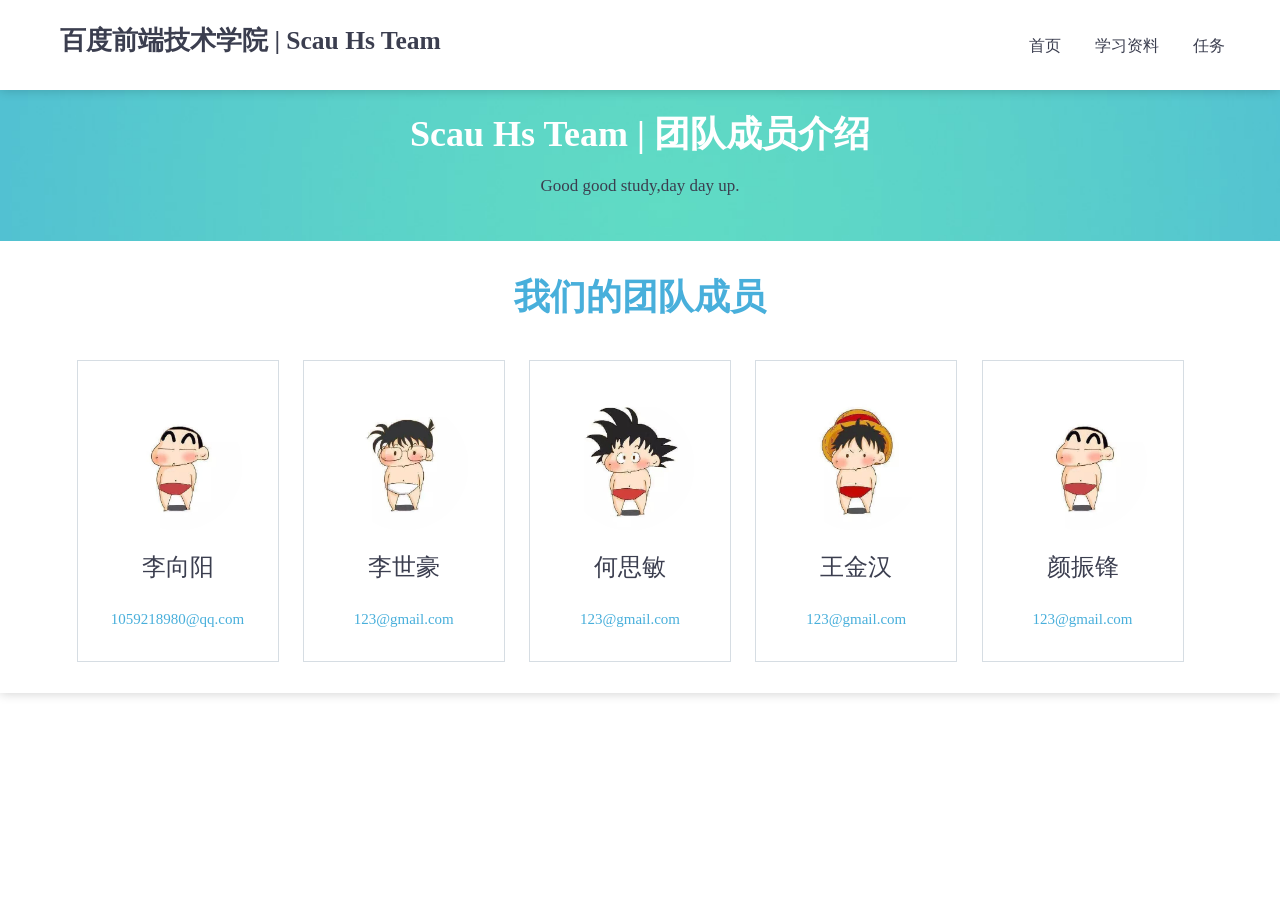
<file: index.html>
<!DOCTYPE html>
<html lang="zh-CN">
  <head>
    <meta charset="UTF-8">
    <title>团队页面 | 百度Scau Hs Team</title>
    <link rel="stylesheet" href="css/index.css">
  </head>

  <body>
    <div class="container box-shadow">
      <header>
        <section class="header-top-container box-shadow">
          <div class="header-top">
            <h1>百度前端技术学院 | Scau Hs Team</h1>
              <nav class="nav">
                <ul>
                  <li><a href="#">首页</a></li>
                  <li><a href="#">学习资料</a></li>
                  <li><a href="#">任务</a></li>
                </ul>
              </nav>
          </div>
        </section>
        <section class="header-bottom">
          <div class="header-bottom-title">
            <h1>Scau Hs Team | 团队成员介绍</h1>
          </div>
          <div class="header-bottom-para">
            <p>Good good study,day day up.</p>
          </div>
          
        </section>
      </header>
      <section>
        <div class="divider"></div>
        <div class="team-wrapper">
          <h2>我们的团队成员</h2>
          <ul class="team-list">
            <li>
              <ul class="team-el">
                <li class="team-el-image"><img src="img/IMG_0536.JPG"></li>
                <li class="team-el-name">李向阳</li>
                <li class="team-el-email"><a href="mailto:1059218980@qq.com">1059218980@qq.com</a></li>
              </ul>
            </li>
            <li>
              <ul class="team-el">
                <li class="team-el-image"><img src="img/IMG_0538.JPG"></li>
                <li class="team-el-name">李世豪</li>
                <li class="team-el-email"><a href="mailto:123@gmail.com">123@gmail.com</a></li>
              </ul>
            </li>
            <li>
              <ul class="team-el">
                <li class="team-el-image"><img src="img/IMG_0539.JPG"></li>
                <li class="team-el-name">何思敏</li>
                <li class="team-el-email"><a href="mailto:123@gmail.com">123@gmail.com</a></li>
              </ul>
            </li>
            <li>
              <ul class="team-el">
                <li class="team-el-image"><img src="img/IMG_0542.JPG"></li>
                <li class="team-el-name">王金汉</li>
                <li class="team-el-email"><a href="mailto:123@gmail.com">123@gmail.com</a></li>
              </ul>
            </li>
            <li>
              <ul class="team-el">
                <li class="team-el-image"><img src="img/IMG_0536.JPG"></li>
                <li class="team-el-name">颜振锋</li>
                <li class="team-el-email"><a href="mailto:123@gmail.com">123@gmail.com</a></li>
              </ul>
            </li>
          </ul>
        </div>
        <div class="divider"></div>
      </section>
    </div>
  </body>
</html>
</file>
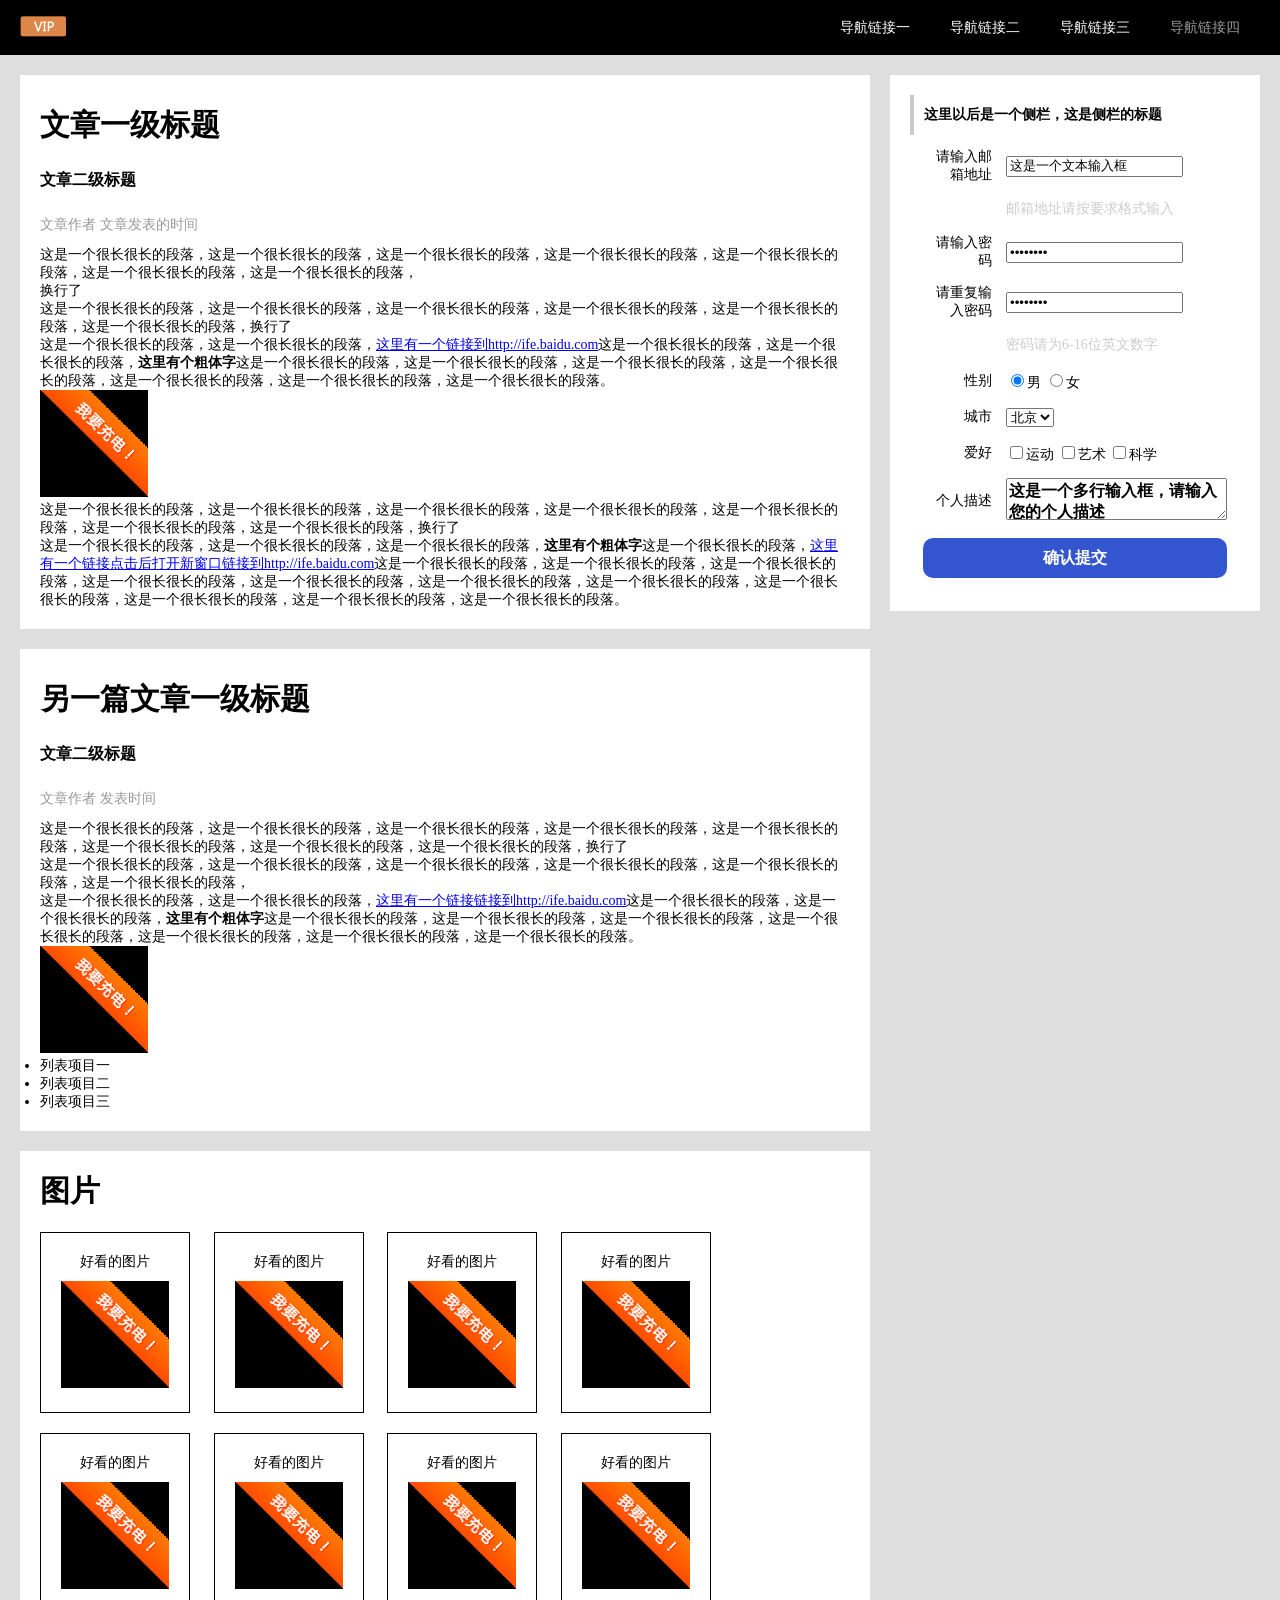
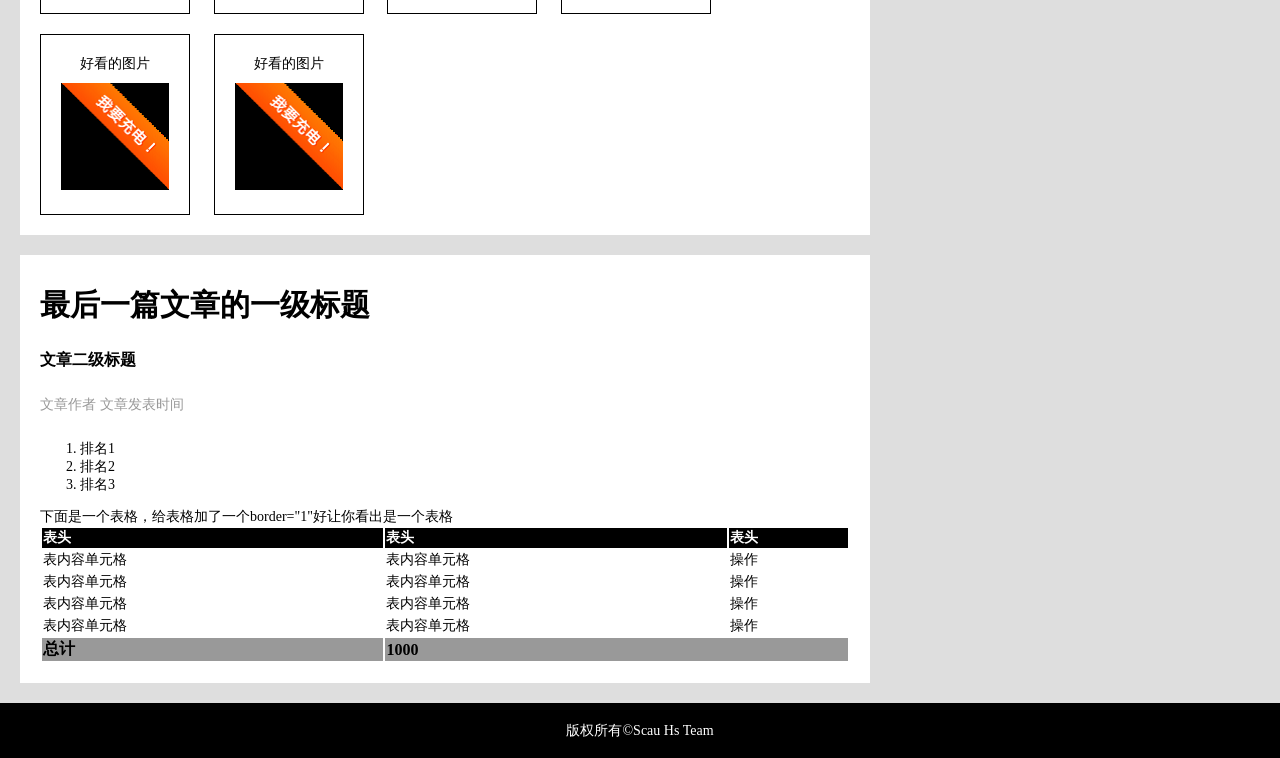
<file: fifth-task.html>
<!doctype html>
<html>
<head>
<meta charset="utf-8">
<title>fifth task</title>
<link rel="stylesheet" type="text/css" href="css/fifth-task.css">
</head>

<body>
	<div class="navBar"	>
		<div class="wp">			
			<h1><img src="img/vip.png" alt="picture"></h1>
			<ul>
				<li><a href="#" class="forthAchor">导航链接四</a></li>
				<li><a href="#">导航链接三</a></li>
				<li><a href="#">导航链接二</a></li>
				<li><a href="#">导航链接一</a></li>				
			</ul>
		</div>
	</div>
	<div class="content">
		<div class="leftContent">	
		
			<div class="firstArticle">	
				<h2>文章一级标题</h2>
				<h3>文章二级标题</h3>
				<address>文章作者 文章发表的时间</address>
				<p>这是一个很长很长的段落，这是一个很长很长的段落，这是一个很长很长的段落，这是一个很长很长的段落，这是一个很长很长的段落，这是一个很长很长的段落，这是一个很长很长的段落，</br>换行了</br>这是一个很长很长的段落，这是一个很长很长的段落，这是一个很长很长的段落，这是一个很长很长的段落，这是一个很长很长的段落，这是一个很长很长的段落，换行了</br>这是一个很长很长的段落，这是一个很长很长的段落，<a href="http://ife.baidu.com">这里有一个链接到http://ife.baidu.com</a>这是一个很长很长的段落，这是一个很长很长的段落，<b>这里有个粗体字</b>这是一个很长很长的段落，这是一个很长很长的段落，这是一个很长很长的段落，这是一个很长很长的段落，这是一个很长很长的段落，这是一个很长很长的段落，这是一个很长很长的段落。</p>
				<img src="img/applyNormal.png" alt="picture">
				<p>这是一个很长很长的段落，这是一个很长很长的段落，这是一个很长很长的段落，这是一个很长很长的段落，这是一个很长很长的段落，这是一个很长很长的段落，这是一个很长很长的段落，换行了</br>这是一个很长很长的段落，这是一个很长很长的段落，这是一个很长很长的段落，<b>这里有个粗体字</b>这是一个很长很长的段落，<a href="http://ife.baidu.com" target="_blank">这里有一个链接点击后打开新窗口链接到http://ife.baidu.com</a>这是一个很长很长的段落，这是一个很长很长的段落，这是一个很长很长的段落，这是一个很长很长的段落，这是一个很长很长的段落，这是一个很长很长的段落，这是一个很长很长的段落，这是一个很长很长的段落，这是一个很长很长的段落，这是一个很长很长的段落，这是一个很长很长的段落。</p>
			</div>
			<div class="secondArticle">
			<h2>另一篇文章一级标题</h2>
			<h3>文章二级标题</h3>
			<address>文章作者 发表时间</address>
			<p>这是一个很长很长的段落，这是一个很长很长的段落，这是一个很长很长的段落，这是一个很长很长的段落，这是一个很长很长的段落，这是一个很长很长的段落，这是一个很长很长的段落，这是一个很长很长的段落，换行了</br>这是一个很长很长的段落，这是一个很长很长的段落，这是一个很长很长的段落，这是一个很长很长的段落，这是一个很长很长的段落，这是一个很长很长的段落，</br>这是一个很长很长的段落，这是一个很长很长的段落，<a href="http://ife.baidu.com">这里有一个链接链接到http://ife.baidu.com</a>这是一个很长很长的段落，这是一个很长很长的段落，<b>这里有个粗体字</b>这是一个很长很长的段落，这是一个很长很长的段落，这是一个很长很长的段落，这是一个很长很长的段落，这是一个很长很长的段落，这是一个很长很长的段落，这是一个很长很长的段落。</p>
			<img src="img/applyNormal.png" alt="picture">
			<ul>
				<li>列表项目一</li>
				<li>列表项目二</li>
				<li>列表项目三</li>
			</ul>
			</div>
			<div class="pictureArea">
				<dl>
				<dt><b>图片</b></dt>
					<dd><p>好看的图片</p><img src="img/applyNormal.png" alt="picture"></dd>
					<dd><p>好看的图片</p><img src="img/applyNormal.png" alt="picture"></dd>
					<dd><p>好看的图片</p><img src="img/applyNormal.png" alt="picture"></dd>
					<dd><p>好看的图片</p><img src="img/applyNormal.png" alt="picture"></dd>
					<dd><p>好看的图片</p><img src="img/applyNormal.png" alt="picture"></dd>
					<dd><p>好看的图片</p><img src="img/applyNormal.png" alt="picture"></dd>
					<dd><p>好看的图片</p><img src="img/applyNormal.png" alt="picture"></dd>
					<dd><p>好看的图片</p><img src="img/applyNormal.png" alt="picture"></dd>
					<dd><p>好看的图片</p><img src="img/applyNormal.png" alt="picture"></dd>
					<dd><p>好看的图片</p><img src="img/applyNormal.png" alt="picture"></dd>
				</dl>
			</div>
			<div class="endArticle">
				<h2>最后一篇文章的一级标题</h2>
				<h3>文章二级标题</h3>
				<address>文章作者 文章发表时间</address>
				<ol type="1">
					<li>排名1</li>
					<li>排名2</li>
					<li>排名3</li>
				</ol>
				<p>下面是一个表格，给表格加了一个border="1"好让你看出是一个表格</p>
					<table>
						<tr>
							<th>表头</th>
							<th>表头</th>
							<th>表头</th>
						</tr>
						<tr>
							<td>表内容单元格</td>
							<td>表内容单元格</td>
							<td>操作</td>
						</tr>
						<tr>
							<td>表内容单元格</td>
							<td>表内容单元格</td>
							<td>操作</td>
						</tr>
						<tr>
							<td>表内容单元格</td>
							<td>表内容单元格</td>
							<td>操作</td>
						</tr>
						<tr>
							<td>表内容单元格</td>
							<td>表内容单元格</td>
							<td>操作</td>
						</tr>
						<tr class="endTr">
							<td>总计</td>
							<td colspan="2">1000</td>
						</tr>
					</table>
				</div>
		</div>
		<div class="rightContent">			
				<h4>这里以后是一个侧栏，这是侧栏的标题</h4>
				<form action="#" method="get">
						<table class="wrap" cellspacing="12px" border="0">
							<tr>
								<td class="tableRight">请输入邮箱地址</td>
								<td><input type="text" name="text" value="这是一个文本输入框"></td>
							</tr>
							<tr>
								<td></td>
								<td><span>邮箱地址请按要求格式输入</span></td>
							</tr>
							<tr>
								<td class="tableRight">请输入密码</td>
								<td><input type="password" name="password" value="12345678"></td>
							</tr>
							<tr>
								<td class="tableRight">请重复输入密码</td>
								<td><input type="password" name="password" value="12345678"></td>
							</tr>
							<tr>
								<td></td>
								<td><span>密码请为6-16位英文数字</span></td>
							</tr>
							<tr>
								<td class="tableRight">性别</td>
								<td>
									<input type="radio" checked="checked" name="sex" value="male">男
									<input type="radio" name="sex" value="female">女
								</td>
							</tr>
							<tr>
								<td class="tableRight">城市</td>
								<td>
									<select name="city">
										<option value="beijing">北京</option>
										<option value="shanghai">上海</option>
										<option value="guangzhou">广州</option>
										<option value="hongkong">香港</option>
									</select>
								</td>
							</tr>
							<tr>
								<td class="tableRight">爱好</td>
								<td>
									<input type="checkbox" name="hobby" value="sport">运动
									<input type="checkbox" name="hobby" value="art">艺术
									<input type="checkbox" name="hobby" value="science">科学
								</td>
							</tr>
							<tr>
								<td class="tableRight">个人描述</td>
								<td>
									<textarea>这是一个多行输入框，请输入您的个人描述</textarea>
								</td>
							</tr>
							<tr>
								<td colspan="2"><button type="submit">确认提交</button></td>
							</tr>		
						</table>
					</form>
		</div>
		<div class="cl"></div>
	</div>
	
	<div class="footer">
		<p>版权所有©Scau Hs Team</p>
	</div>
	
	
	
	
	


</body>
</html>
</file>
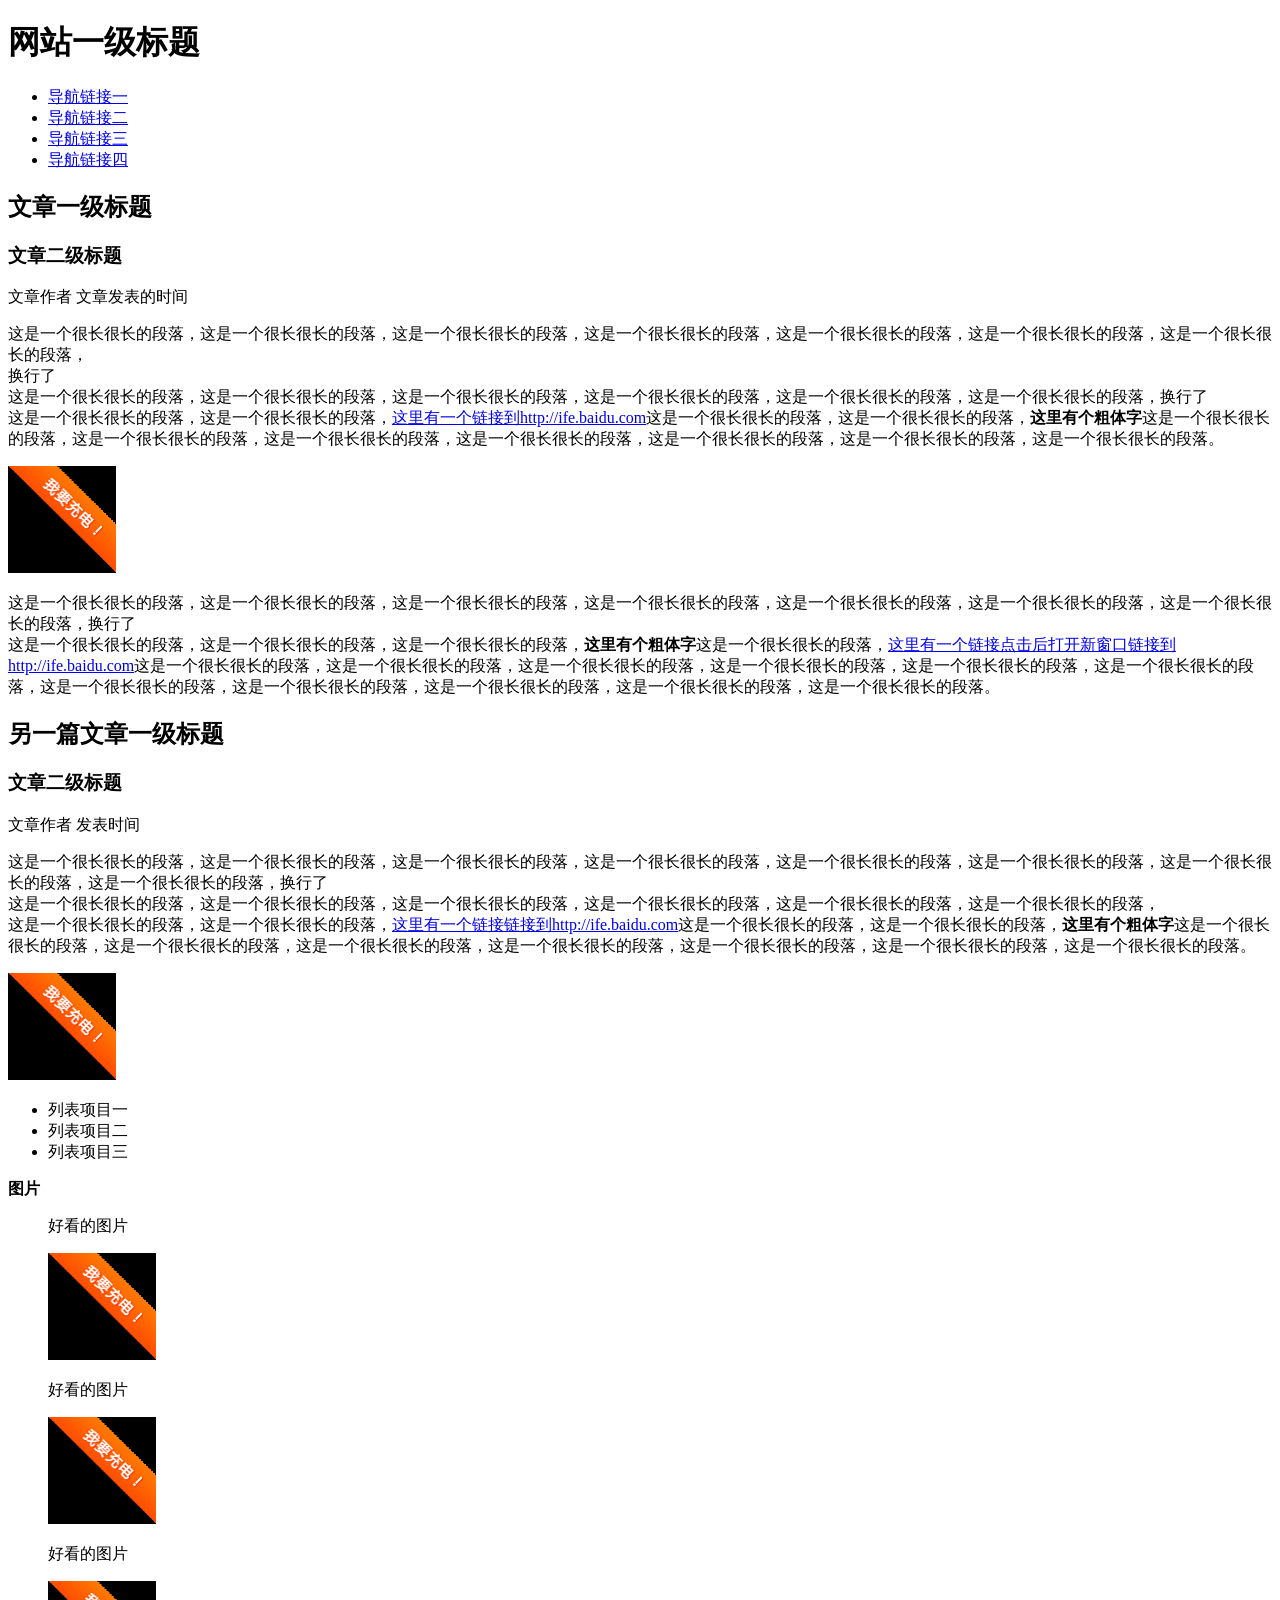
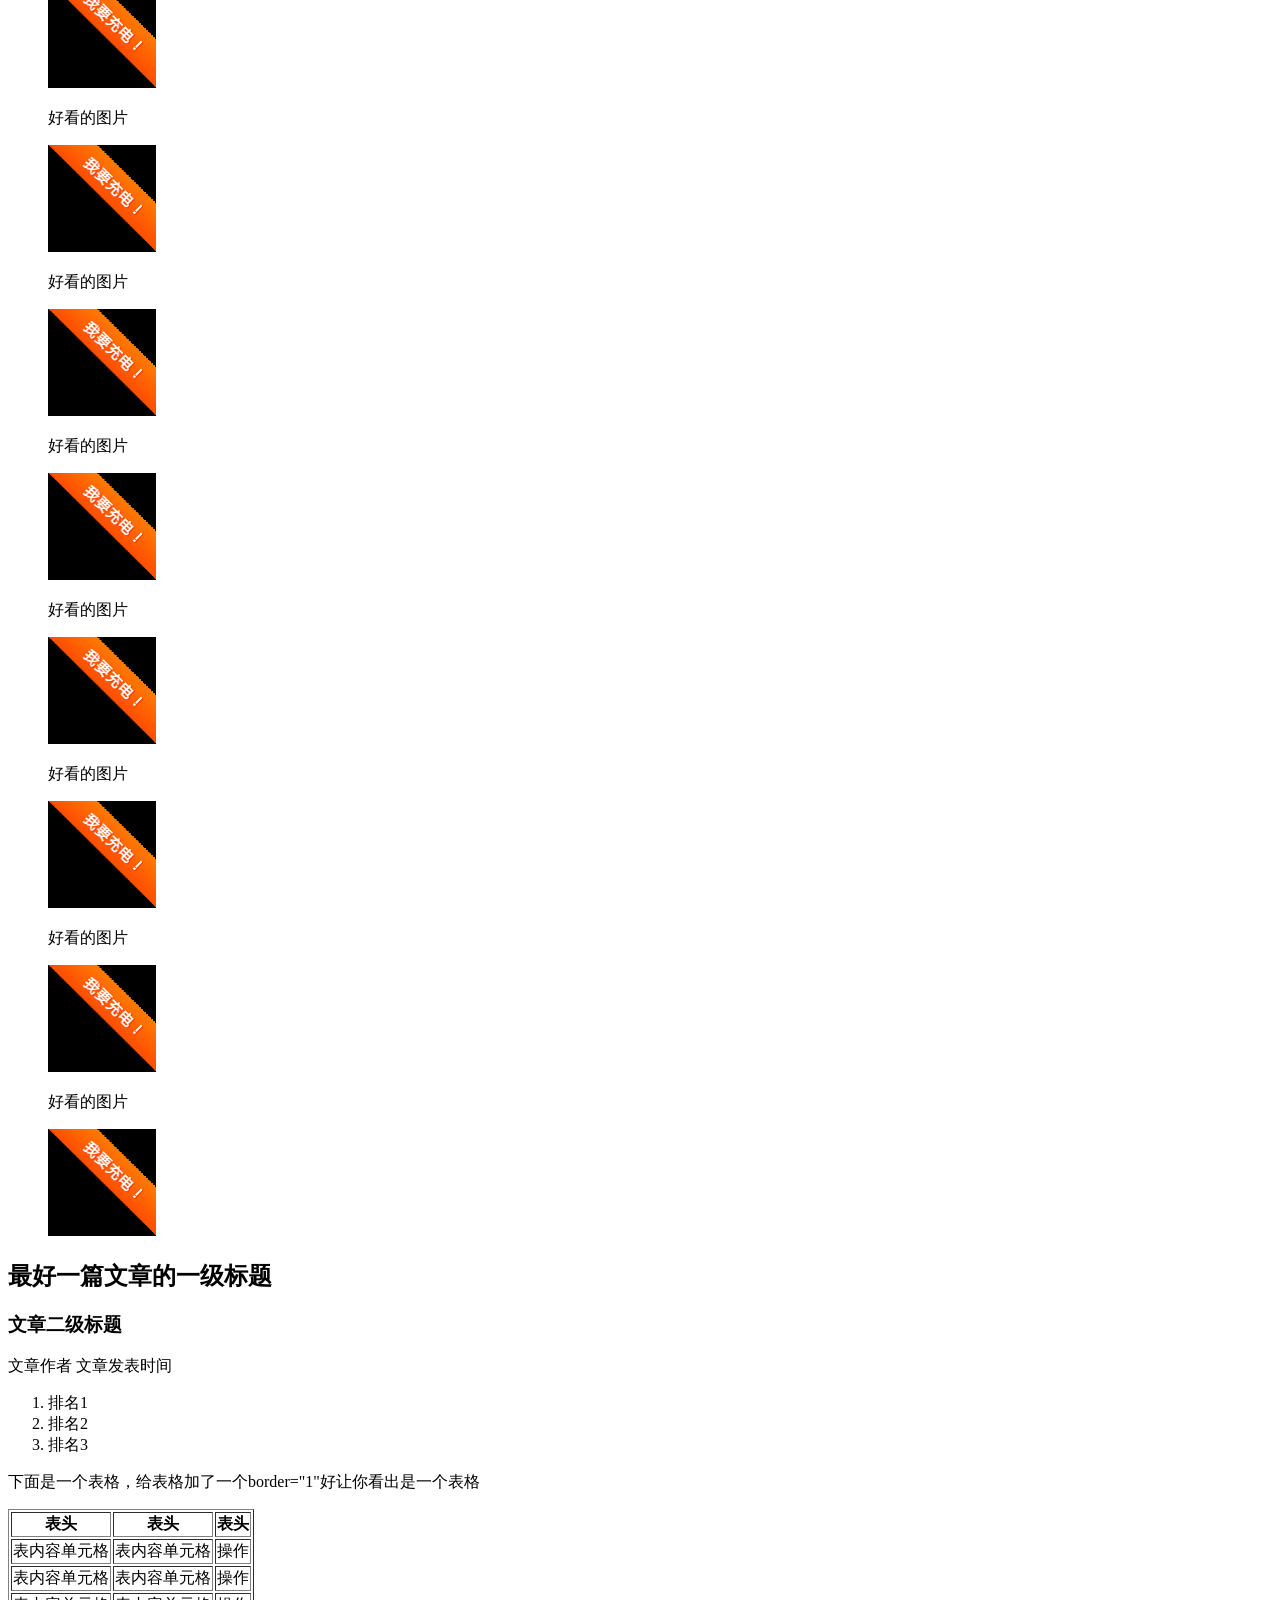
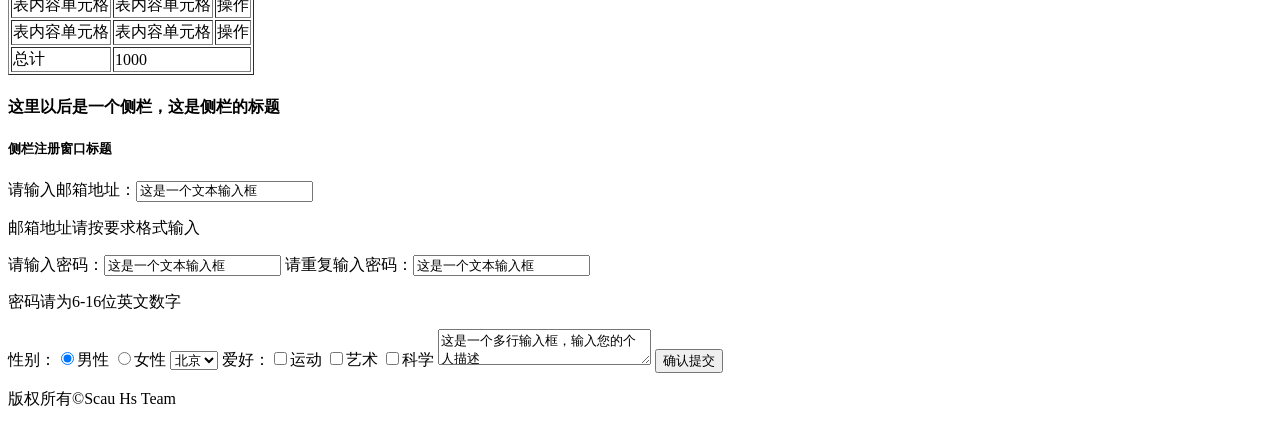
<file: first task.html>
<!doctype html>
<html>
<head>
<meta charset="utf-8">
<title>first task</title>
</head>

<body>
	<h1>网站一级标题</h1>
	<ul>
		<li><a href="#">导航链接一</a></li>
		<li><a href="#">导航链接二</a></li>
		<li><a href="#">导航链接三</a></li>
		<li><a href="#">导航链接四</a></li>
	</ul>
	<h2>文章一级标题</h2>
	<h3>文章二级标题</h3>
	<p>文章作者 文章发表的时间</p>
	<p>这是一个很长很长的段落，这是一个很长很长的段落，这是一个很长很长的段落，这是一个很长很长的段落，这是一个很长很长的段落，这是一个很长很长的段落，这是一个很长很长的段落，</br>换行了</br>这是一个很长很长的段落，这是一个很长很长的段落，这是一个很长很长的段落，这是一个很长很长的段落，这是一个很长很长的段落，这是一个很长很长的段落，换行了</br>这是一个很长很长的段落，这是一个很长很长的段落，<a href="http://ife.baidu.com">这里有一个链接到http://ife.baidu.com</a>这是一个很长很长的段落，这是一个很长很长的段落，<b>这里有个粗体字</b>这是一个很长很长的段落，这是一个很长很长的段落，这是一个很长很长的段落，这是一个很长很长的段落，这是一个很长很长的段落，这是一个很长很长的段落，这是一个很长很长的段落。</p>
	<img src="img/applyNormal.png" alt="picture">
	<p>这是一个很长很长的段落，这是一个很长很长的段落，这是一个很长很长的段落，这是一个很长很长的段落，这是一个很长很长的段落，这是一个很长很长的段落，这是一个很长很长的段落，换行了</br>这是一个很长很长的段落，这是一个很长很长的段落，这是一个很长很长的段落，<b>这里有个粗体字</b>这是一个很长很长的段落，<a href="http://ife.baidu.com" target="_blank">这里有一个链接点击后打开新窗口链接到http://ife.baidu.com</a>这是一个很长很长的段落，这是一个很长很长的段落，这是一个很长很长的段落，这是一个很长很长的段落，这是一个很长很长的段落，这是一个很长很长的段落，这是一个很长很长的段落，这是一个很长很长的段落，这是一个很长很长的段落，这是一个很长很长的段落，这是一个很长很长的段落。</p>
	<h2>另一篇文章一级标题</h2>
	<h3>文章二级标题</h3>
	<p>文章作者 发表时间</p>
	<p>这是一个很长很长的段落，这是一个很长很长的段落，这是一个很长很长的段落，这是一个很长很长的段落，这是一个很长很长的段落，这是一个很长很长的段落，这是一个很长很长的段落，这是一个很长很长的段落，换行了</br>这是一个很长很长的段落，这是一个很长很长的段落，这是一个很长很长的段落，这是一个很长很长的段落，这是一个很长很长的段落，这是一个很长很长的段落，</br>这是一个很长很长的段落，这是一个很长很长的段落，<a href="http://ife.baidu.com">这里有一个链接链接到http://ife.baidu.com</a>这是一个很长很长的段落，这是一个很长很长的段落，<b>这里有个粗体字</b>这是一个很长很长的段落，这是一个很长很长的段落，这是一个很长很长的段落，这是一个很长很长的段落，这是一个很长很长的段落，这是一个很长很长的段落，这是一个很长很长的段落。</p>
	<img src="img/applyNormal.png"alt="picture">
	<ul>
		<li>列表项目一</li>
		<li>列表项目二</li>
		<li>列表项目三</li>
	</ul>
	<dl>
		<dt><b>图片</b></dt>
			<dd><p>好看的图片</p><img src="img/applyNormal.png" alt="picture"></dd>
			<dd><p>好看的图片</p><img src="img/applyNormal.png" alt="picture"></dd>
			<dd><p>好看的图片</p><img src="img/applyNormal.png" alt="picture"></dd>
			<dd><p>好看的图片</p><img src="img/applyNormal.png" alt="picture"></dd>
			<dd><p>好看的图片</p><img src="img/applyNormal.png" alt="picture"></dd>
			<dd><p>好看的图片</p><img src="img/applyNormal.png" alt="picture"></dd>
			<dd><p>好看的图片</p><img src="img/applyNormal.png" alt="picture"></dd>
			<dd><p>好看的图片</p><img src="img/applyNormal.png" alt="picture"></dd>
			<dd><p>好看的图片</p><img src="img/applyNormal.png" alt="picture"></dd>
			<dd><p>好看的图片</p><img src="img/applyNormal.png" alt="picture"></dd>
	</dl>
	<h2>最好一篇文章的一级标题</h2>
	<h3>文章二级标题</h3>
	<p>文章作者 文章发表时间</p>
	<ol type="1">
		<li>排名1</li>
		<li>排名2</li>
		<li>排名3</li>
	</ol>
	<p>下面是一个表格，给表格加了一个border="1"好让你看出是一个表格</p>
		<table border="1">
			<th>表头</th>
			<th>表头</th>
			<th>表头</th>
			<tr>
				<td>表内容单元格</td>
				<td>表内容单元格</td>
				<td>操作</td>
			</tr>
			<tr>
				<td>表内容单元格</td>
				<td>表内容单元格</td>
				<td>操作</td>
			</tr>
			<tr>
				<td>表内容单元格</td>
				<td>表内容单元格</td>
				<td>操作</td>
			</tr>
			<tr>
				<td>表内容单元格</td>
				<td>表内容单元格</td>
				<td>操作</td>
			</tr>
			<tr>
				<td>总计</td>
				<td colspan="2">1000</td>
			</tr>
		</table>
		<h4>这里以后是一个侧栏，这是侧栏的标题</h4>
		<h5>侧栏注册窗口标题</h5>
		<form action="#" method="get">
			请输入邮箱地址：<input type="text" name="email" value="这是一个文本输入框">
			<p>邮箱地址请按要求格式输入</p>
			请输入密码：<input type="text" name="password" value="这是一个文本输入框">
			请重复输入密码：<input type="text" name="password" value="这是一个文本输入框">
			<p>密码请为6-16位英文数字</p>
		</form>
		<form>
			性别：<input type="radio" checked="checked" name="sex" value="male">男性
				<input type="radio" name="sex" value="female">女性
			<select>
				<option value="BeiJing">北京</option>
				<option value="BeiJing">上海</option>
				<option value="BeiJing">广州</option>
				<option value="BeiJing">香港</option>
			</select>
			爱好：<input type="checkbox" name="hobby" value="sport">运动
				<input type="checkbox" name="hobby" value="art">艺术
				<input type="checkbox" name="hobby" value="science">科学
			<textarea rows="2" cols="24">这是一个多行输入框，输入您的个人描述</textarea>
			<input type="submit" value="确认提交">
		</form>
		<p>版权所有©Scau Hs Team</p>

	
	
	
	
	


</body>
</html>
</file>
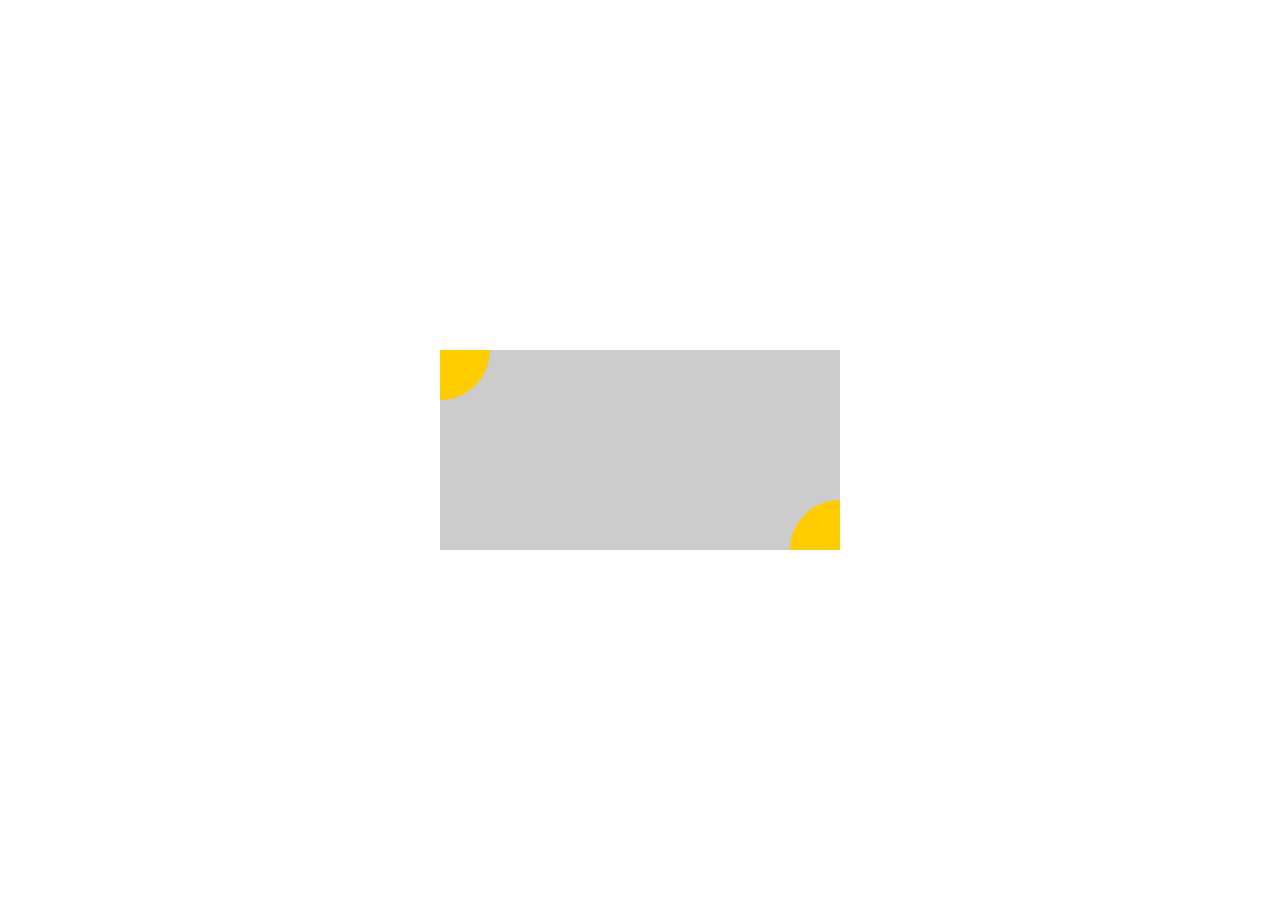
<file: forth-task.html>
<!doctype html>
<html>
<head>
<meta charset="utf-8">
<title>forth-task</title>
<link rel="stylesheet" type="text/css" href="css/forth-task.css"/>


</head>

<body>
	<div class="content wp">
		<div class="sideOne"></div>
		<div class="sideTwo"></div>
	</div>
</body>
</html>
</file>
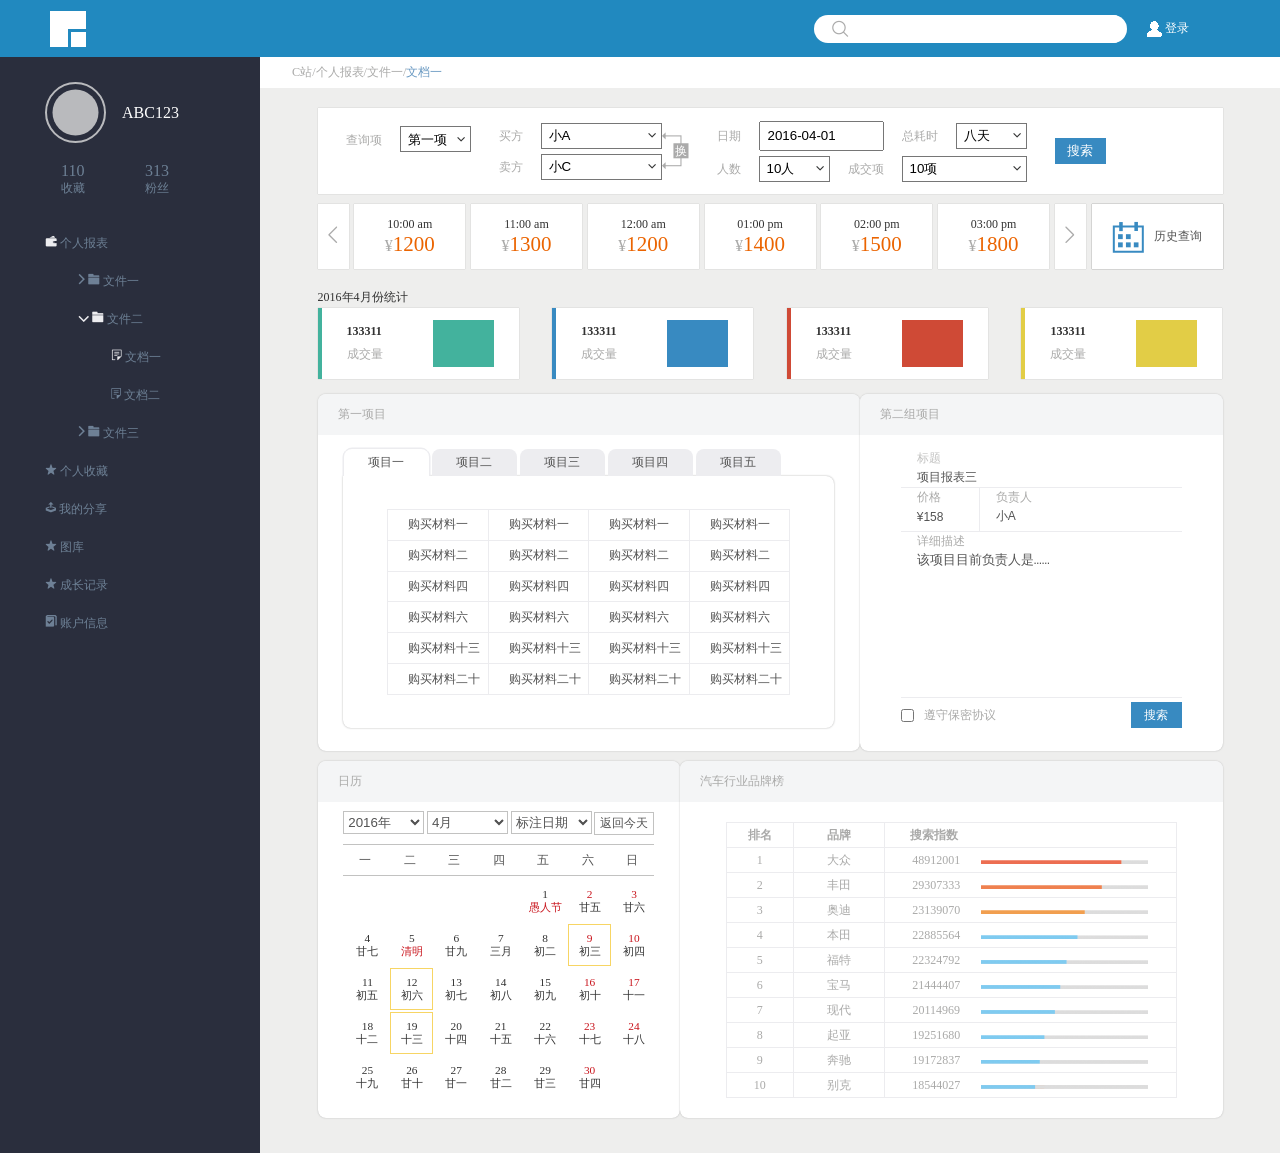
<file: ninth-task.html>
<!doctype html>
<html>
<head>
<meta charset="utf-8">
<title>ninth-task</title>
<link href="css/ninth-task.css" rel="stylesheet" type="text/css"/>
</head>

<body>
	<div class="header">
		<div class="logo">
			<a href="">
				<div class="logoB">
					<div class="logoS"></div>
				</div>
			</a>
		</div>
		<div class="headerRight">
			<div class="searchBox">
				<img src="img/ninth-task/searchIcon.png">
				<input type="text">
			</div>
			<div class="login">
				<img src="img/ninth-task/logoinIcon.gif" alt="login">
				<a href="">登录</a>
			</div>
		</div>
	</div>
	<div class="container">
			<div class="sideBar">
			<div class="sideBarCon hp">
				<div class="userLogo wp">
					<div class="userLogoB">
						<div class="userLogoS"></div>
					</div>
					<p>ABC123</p>
				</div>
				<div class="peopleNum wp">
					<div class="collectionNum">
						<p>110</p>
						<p>收藏</p>
					</div>
					<div class="fansNum">
						<p>313</p>
						<p>粉丝</p>
					</div>
				</div>
			</div>
			<div class="fileList">
				<ul>
					<li>
						<img src="img/ninth-task/icon1.png">
						<a href=""><span>个人报表</span></a>
						<ul>
							<li>
								<img src="img/ninth-task/icon2.png">
								<img src="img/ninth-task/icon4.png">
								<a href="">文件一</a>
							</li>
							<li>
								<a href=""><img src="img/ninth-task/icon3.png"></a>
								<img src="img/ninth-task/icon7.png">
								<a href=""><span>文件二</span></a>
								<ul>
									<li>
										<img src="img/ninth-task/icon8.png">
										<a href=""><span>文档一</span></a>
									</li>
									<li>
										<img src="img/ninth-task/icon9.png">
										<a href="">文档二</a>
									</li>
								</ul>
							</li>
							<li>	
								<img src="img/ninth-task/icon2.png">
								<img src="img/ninth-task/icon4.png">
								<a href="">文件三</a>
							</li>
						</ul>
					</li>
					<li>
						<img src="img/ninth-task/Icon5.png">
						<a href="">个人收藏</a>
					</li>
					<li>
						<img src="img/ninth-task/icon6.png">
						<a href="">我的分享</a>
					</li>
					<li>
						<img src="img/ninth-task/Icon5.png">
						<a href="">图库</a>
					</li>
					<li>
						<img src="img/ninth-task/Icon5.png">
						<a href="">成长记录</a>
					</li>
					<li>
						<img src="img/ninth-task/icon10.png">
						<a href="">账户信息</a>
					</li>
				</ul>
			</div>
		</div>
		<div class="containerChild">
			<div class="containerBar">
				<p>C站/个人报表/文件一/<span>文档一</span></p>
			</div>
			<div class="mainContainer">		
				<div class="content">
				
				
					<div class="searchBar">
						<div class="searchBar1">
							<span>查询项</span>
							<select>
								<option>第一项</option>
								<option>第二项</option>
								<option>第三项</option>
							</select>
						</div>
						<div class="searchBar2">
							<div class="searchBar2Top">
								<span>买方</span>
								<select>
									<option>小A</option>
									<option>小B</option>
									<option>小C</option>
								</select>
							</div>
							<div class="searchBar2Bot">
								<span>卖方</span>
								<select>
									<option>小C</option>
									<option>小B</option>
									<option>小A</option>
								</select>
							</div>
						</div>
						<div class="changeIcon">
							<span>换</span>
						</div>
						<div class="searchBar3">
							<div class="searchBar3Top">
								<span>日期</span>
								<input type="text" value="2016-04-01">
								<span>总耗时</span>
								<select>
									<option>八天</option>
									<option>七天</option>
									<option>六天</option>
								</select>
							</div>
							<div class="searchBar3Bot">
								<span>人数</span>
								<select>
									<option>10人</option>
									<option>9人</option>
									<option>8人</option>
								</select>
								<span>成交项</span>
								<select>
									<option>10项</option>
									<option>9项</option>
									<option>8项</option>
								</select>
							</div>
						</div>
						<button type="button">搜索</button>
					</div>
					
					
					<div class="hisSearch">
						<ul>
							<li>
								<a href=""><img src="img/ninth-task/lastItem.png"></a>
							</li>
							<li>
								<p>10:00 am</p>
								<p>¥<span>1200</span></p>
							</li>
							<li>
								<p>11:00 am</p>
								<p>¥<span>1300</span></p>
							</li>
							<li>
								<p>12:00 am</p>
								<p>¥<span>1200</span></p>
							</li>
							<li>
								<p>01:00 pm</p>
								<p>¥<span>1400</span></p>
							</li>
							<li>
								<p>02:00 pm</p>
								<p>¥<span>1500</span></p>
							</li>
							<li>
								<p>03:00 pm</p>
								<p>¥<span>1800</span></p>
							</li>
							<li>
								<a href=""><img src="img/ninth-task/nextItem.png"></a>
							</li>
							<li>
								<img src="img/ninth-task/calenderIcon.png">
								<span>历史查询</span>
							</li>
						</ul>
					</div>
					
					
					<div class="monScore">
						<h4>2016年4月份统计</h4>
						<ul>
							<li>
								<div>
									<p>133311</p>
									<p>成交量</p>
								</div>
								<div class="monScore1Col"></div>
							</li>
							<li>
								<div>
									<p>133311</p>
									<p>成交量</p>
								</div>
								<div class="monScore1Co2"></div>
							</li>
							<li>
								<div>
									<p>133311</p>
									<p>成交量</p>
								</div>
								<div class="monScore1Co3"></div>
							</li>
							<li>
								<div>
									<p>133311</p>
									<p>成交量</p>
								</div>
								<div class="monScore1Co4"></div>
							</li>
						</ul>
					</div>
					
					<div class="item">
						<div class="firstItem">
							<h4>第一项目</h4>
							<div class="firstItemCon">
								<ul>
									<li>项目一</li>
									<li>项目二</li>
									<li>项目三</li>
									<li>项目四</li>
									<li>项目五</li>
								</ul>
								<div class="firstItemConT">
									<table cellpadding="0" cellspacing="0">
										<tr>
											<td>购买材料一</td>
											<td>购买材料一</td>
											<td>购买材料一</td>
											<td>购买材料一</td>
										</tr>
										<tr>
											<td>购买材料二</td>
											<td>购买材料二</td>
											<td>购买材料二</td>
											<td>购买材料二</td>
										</tr>
										<tr>
											<td>购买材料四</td>
											<td>购买材料四</td>
											<td>购买材料四</td>
											<td>购买材料四</td>
										</tr>
										<tr>
											<td>购买材料六</td>
											<td>购买材料六</td>
											<td>购买材料六</td>
											<td>购买材料六</td>
										</tr>
										<tr>
											<td>购买材料十三</td>
											<td>购买材料十三</td>
											<td>购买材料十三</td>
											<td>购买材料十三</td>
										</tr>
										<tr>
											<td>购买材料二十</td>
											<td>购买材料二十</td>
											<td>购买材料二十</td>
											<td>购买材料二十</td>
										</tr>
									</table>
								</div>
							</div>
						</div>
						
						<div class="secondItem">
							<h4>第二组项目</h4>
							<div class="secondItemCon">
								<div class="secondItemConT">
									<div class="secondItem1">
										<p>标题</p>
										<input type="text" value="项目报表三">
									</div>
									<div class="secondItem2">
										<div class="secondItem2L">
											<p>价格</p>
											<input type="text" value="¥158">
										</div>
										<div class="secondItem2R">
											<p>负责人</p>
											<input type="text" value="小A">
										</div>
									</div>
									<div class="secondItem3">
										<p>详细描述</p>
										<textarea>该项目目前负责人是……</textarea>				
									</div>
									<div class="secondItem4">
										<div class="secondItem4L">
											<input type="checkbox" name="agree" value="agree"><span>遵守保密协议</span>
										</div>
										<div class="secondItem4R">
											<button type="button">搜索</button>
										</div>
									</div>
								</div>
							</div>
						</div>
					</div>
					
					<div class="calAndCar">
						<div class="calendar">
							<h4>日历</h4>
							<div class="calendarCon">
								<div class="calendarConT">
									<ul>
										<li>
											<select>
												<option>2016年</option>
												<option>2015年</option>
												<option>2014年</option>
											</select>
										</li>
										<li>
											<select>
												<option>4月</option>
												<option>3月</option>
												<option>2月</option>
											</select>
										</li>
										<li>
											<select>
												<option>标注日期</option>
												<option>1号</option>
												<option>2号</option>
											</select>
										</li>
										<li>
											<button type="button">返回今天</button>
										</li>
									</ul>
									<ul>
										<li>一</li>
										<li>二</li>
										<li>三</li>
										<li>四</li>
										<li>五</li>
										<li>六</li>
										<li>日</li>
									</ul>
									<table>
										<tr>
											<td></td>
											<td></td>
											<td></td>
											<td></td>
											<td><p>1</p><p>愚人节</p></td>
											<td><p>2</p><p>甘五</p></td>
											<td><p>3</p><p>甘六</p></td>
										</tr>
										<tr>
											<td><p>4</p><p>甘七</p></td>
											<td><p>5</p><p>清明</p></td>
											<td><p>6</p><p>甘九</p></td>
											<td><p>7</p><p>三月</p></td>
											<td><p>8</p><p>初二</p></td>
											<td><p>9</p><p>初三</p></td>
											<td><p>10</p><p>初四</p></td>
										</tr>
										<tr>
											<td><p>11</p><p>初五</p></td>
											<td><p>12</p><p>初六</p></td>
											<td><p>13</p><p>初七</p></td>
											<td><p>14</p><p>初八</p></td>
											<td><p>15</p><p>初九</p></td>
											<td><p>16</p><p>初十</p></td>
											<td><p>17</p><p>十一</p></td>
										</tr>
										<tr>
											<td><p>18</p><p>十二</p></td>
											<td><p>19</p><p>十三</p></td>
											<td><p>20</p><p>十四</p></td>
											<td><p>21</p><p>十五</p></td>
											<td><p>22</p><p>十六</p></td>
											<td><p>23</p><p>十七</p></td>
											<td><p>24</p><p>十八</p></td>
										</tr>
										<tr>
											<td><p>25</p><p>十九</p></td>
											<td><p>26</p><p>甘十</p></td>
											<td><p>27</p><p>甘一</p></td>
											<td><p>28</p><p>甘二</p></td>
											<td><p>29</p><p>甘三</p></td>
											<td><p>30</p><p>甘四</p></td>
											<td></td>
										</tr>
									</table>
								</div>
							</div>
						</div>
					
						<div class="carBrand">
							<h4>汽车行业品牌榜</h4>
							<div class="carBrandCon">
								<div class="carBrandConT">
									<table>
										<tr>
											<th>排名</th>
											<th>品牌</th>
											<th>搜索指数</th>
										</tr>
										<tr>
											<td>
												<p>1</p>
											</td>
											<td>
												<p>大众</p>
											</td>
											<td>
												<p>48912001</p>
												<img src="img/ninth-task/carBrand1.png">
											</td>
										</tr>
										<tr>
											<td>
												<p>2</p>
											</td>
											<td>
												<p>丰田</p>
											</td>
											<td>
												<p>29307333</p>
												<img src="img/ninth-task/carBrand2.png">
											</td>
										</tr>
										<tr>
											<td>
												<p>3</p>
											</td>
											<td>
												<p>奥迪</p>
											</td>
											<td>
												<p>23139070</p>
												<img src="img/ninth-task/carBrand3.png">
											</td>
										</tr>
										<tr>
											<td>
												<p>4</p>
											</td>
											<td>
												<p>本田</p>
											</td>
											<td>
												<p>22885564</p>
												<img src="img/ninth-task/carBrand4.png">
											</td>
										</tr>
										<tr>
											<td>
												<p>5</p>
											</td>
											<td>
												<p>福特</p>
											</td>
											<td>
												<p>22324792</p>
												<img src="img/ninth-task/carBrand5.png">
											</td>
										</tr>
										<tr>
											<td>
												<p>6</p>
											</td>
											<td>
												<p>宝马</p>
											</td>
											<td>
												<p>21444407</p>
												<img src="img/ninth-task/carBrand6.png">
											</td>
										</tr>
										<tr>
											<td>
												<p>7</p>
											</td>
											<td>
												<p>现代</p>
											</td>
											<td>
												<p>20114969</p>
												<img src="img/ninth-task/carBrand7.png">
											</td>
										</tr>
										<tr>
											<td>
												<p>8</p>
											</td>
											<td>
												<p>起亚</p>
											</td>
											<td>
												<p>19251680</p>
												<img src="img/ninth-task/carBrand8.png">
											</td>
										</tr>
										<tr>
											<td>
												<p>9</p>
											</td>
											<td>
												<p>奔驰</p>
											</td>
											<td>
												<p>19172837</p>
												<img src="img/ninth-task/carBrand9.png">
											</td>
										</tr>
										<tr>
											<td>
												<p>10</p>
											</td>
											<td>
												<p>别克</p>
											</td>
											<td>
												<p>18544027</p>
												<img src="img/ninth-task/carBrand10.png">
											</td>
										</tr>
									</table>
								</div>
							</div>
						</div>
					</div>
						
						
				</div>
			</div>
		</div>
	</div>



</body>
</html>
</file>
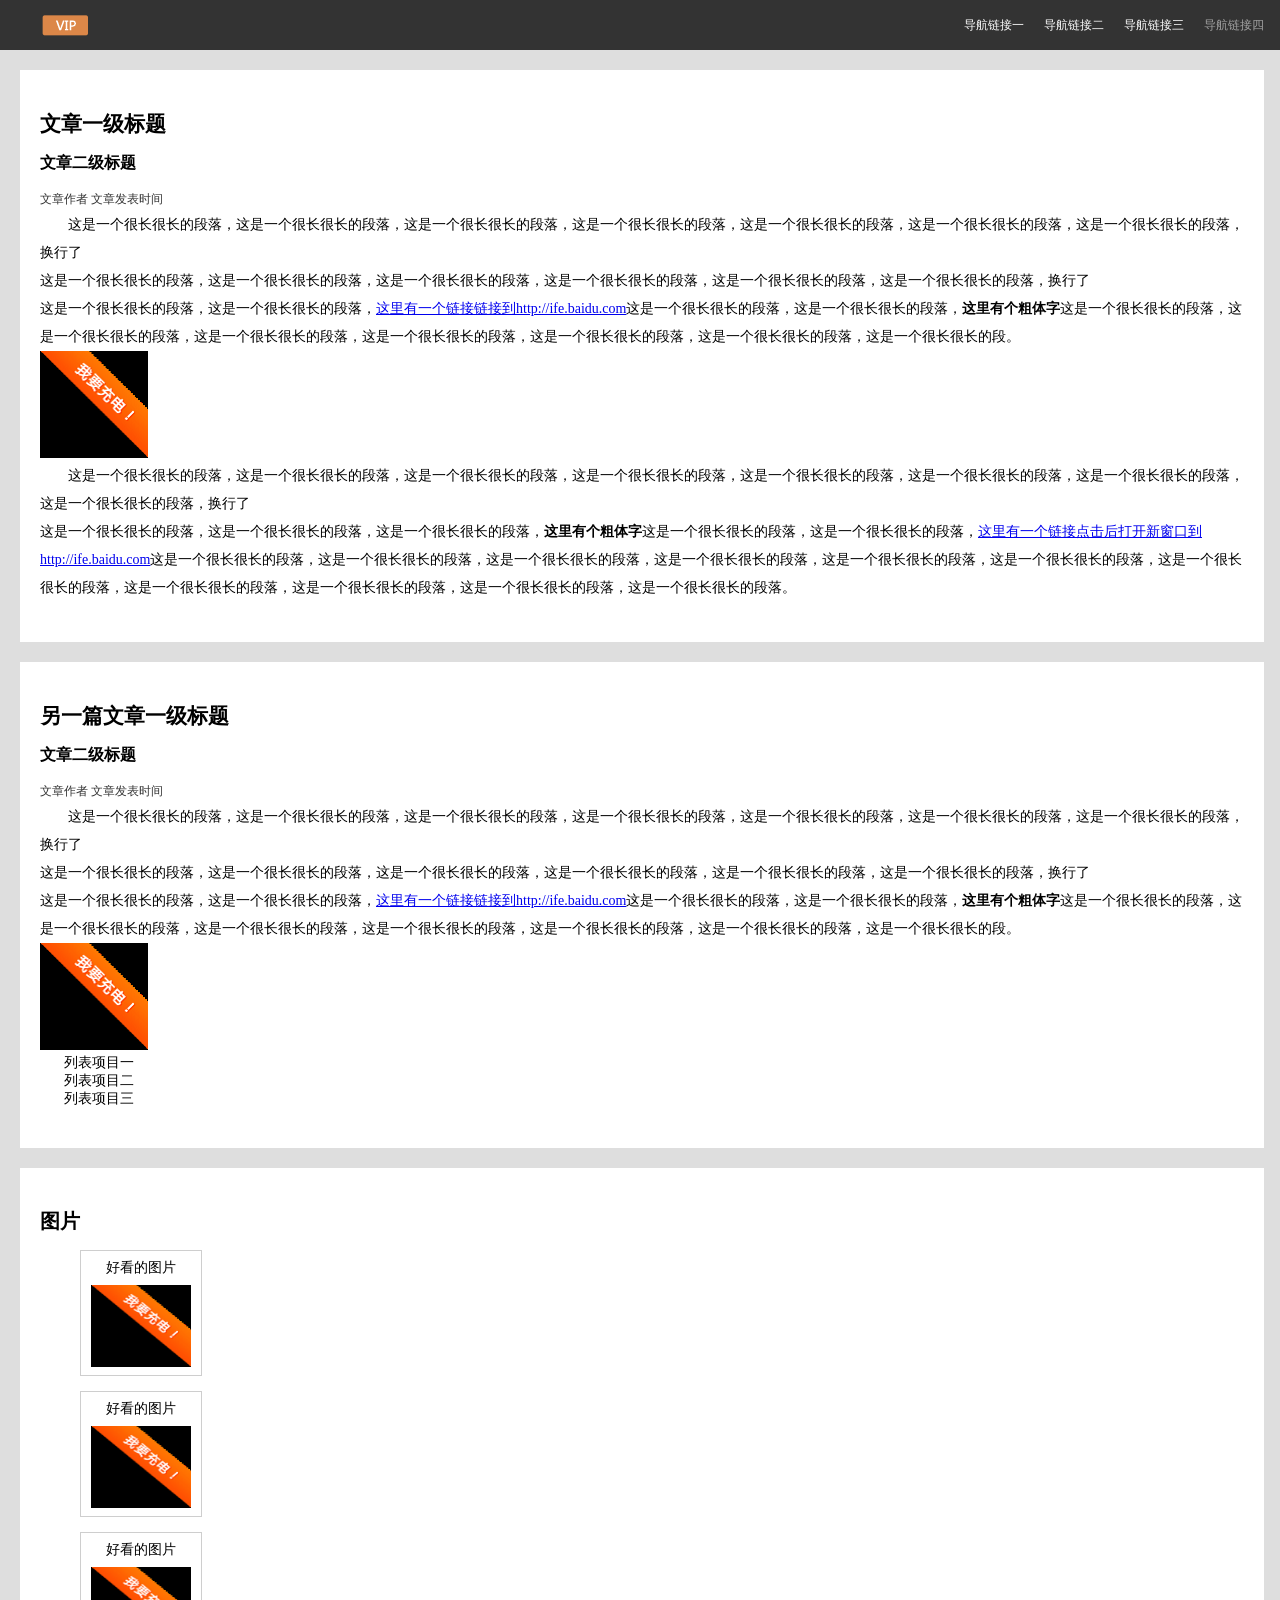
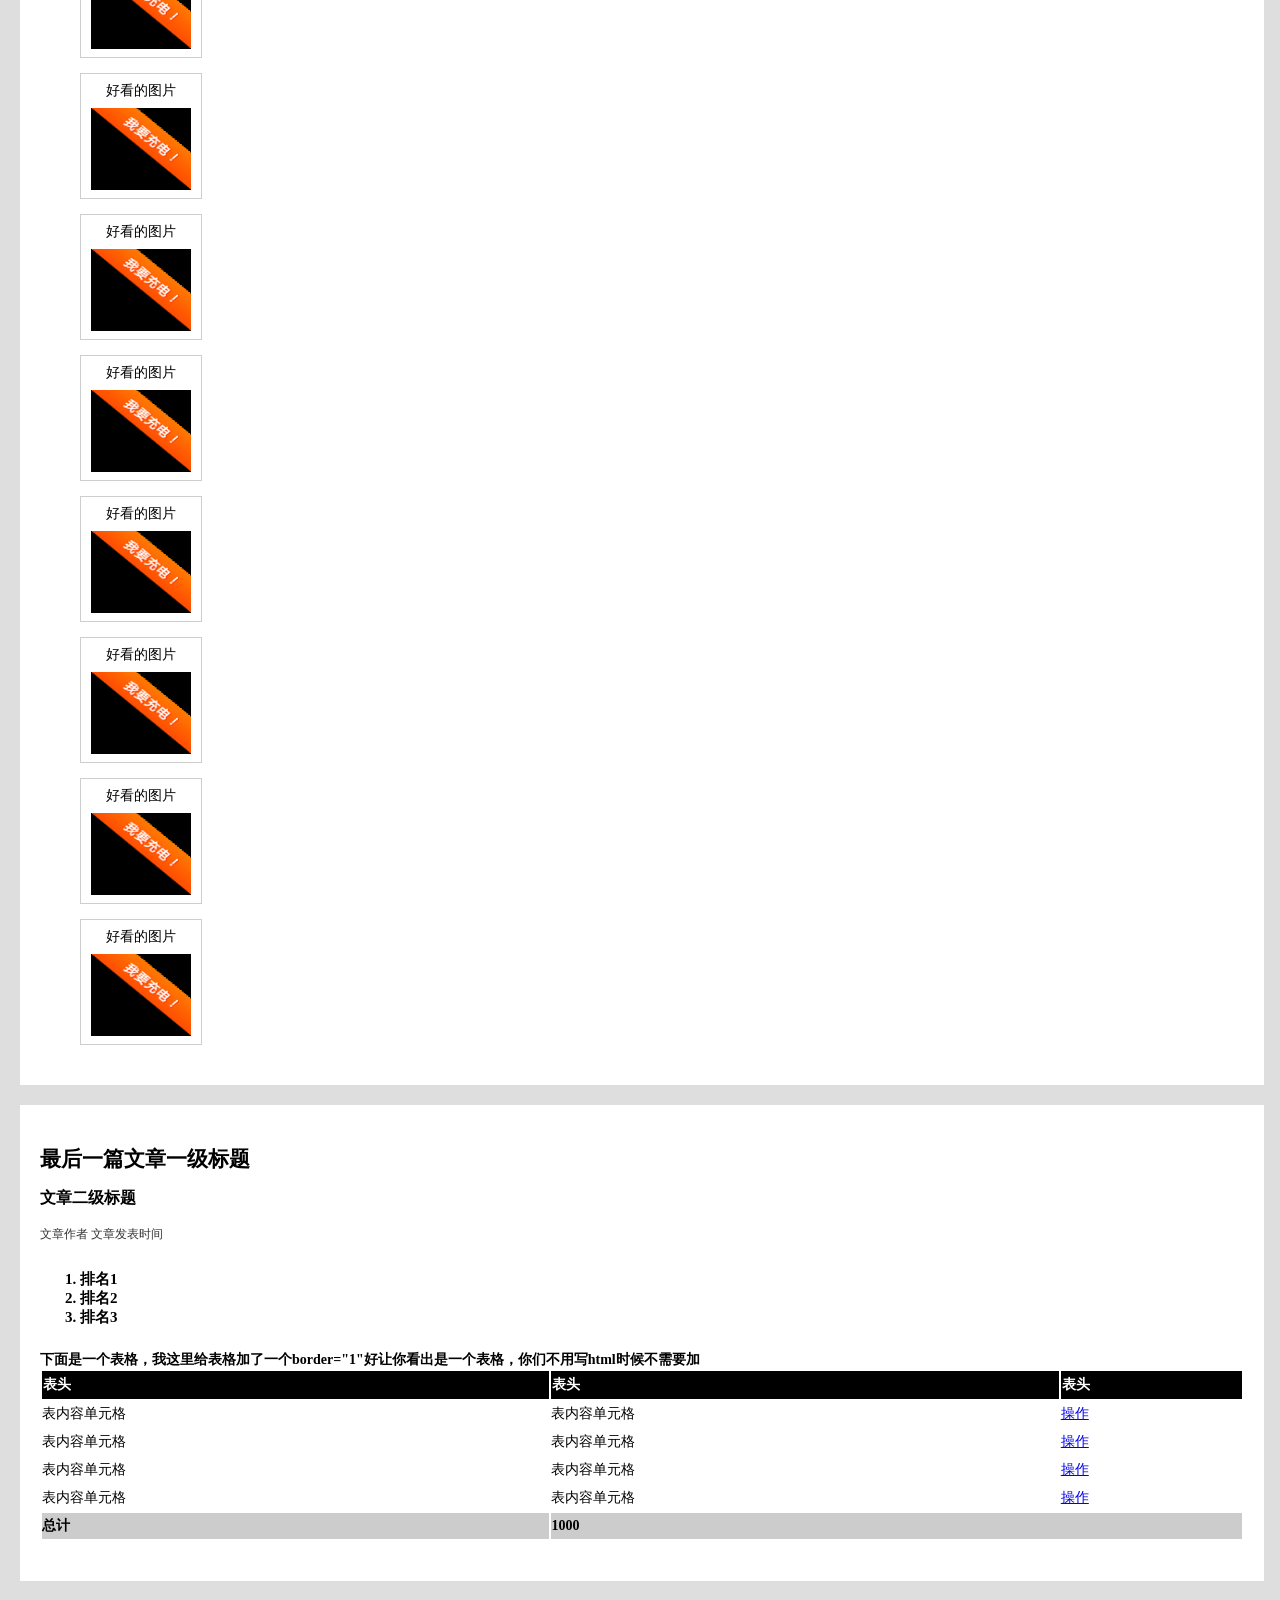
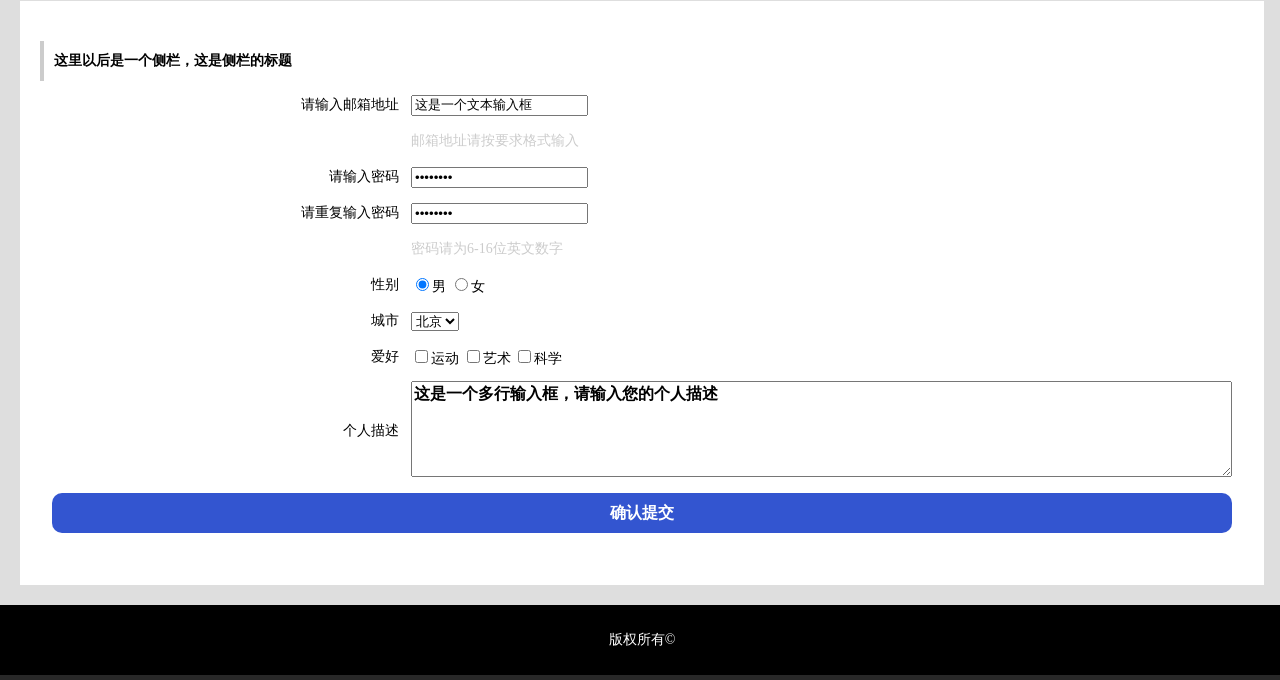
<file: second-task.html>
<!doctype html>
<html>
<head>
<meta charset="utf-8">
<title>second-task</title>
<link type="text/css" rel="stylesheet" href="css/second-task.css">
</head>

<body>
	<div class="center wp">
	<!--导航栏-->
			<div class="navBar">
				<ul>
					<li class="l"><a href="#"><img src="img/vip.png" alt="logo"></a></li>
					<li class="r"><a href="#"><span  class="fourthNav">导航链接四</span></a></li>
					<li class="r"><a href="#">导航链接三</a></li>
					<li class="r"><a href="#">导航链接二</a></li>
					<li class="r"><a href="#">导航链接一</a></li>			
				</ul>
			</div>
	<!--第一篇文章-->			
			<div class="firstArticle">
				<h2>文章一级标题</h2>    
				<h3>文章二级标题</h3>
				<address>文章作者 文章发表时间</address>
				<p>这是一个很长很长的段落，这是一个很长很长的段落，这是一个很长很长的段落，这是一个很长很长的段落，这是一个很长很长的段落，这是一个很长很长的段落，这是一个很长很长的段落，换行了</br>这是一个很长很长的段落，这是一个很长很长的段落，这是一个很长很长的段落，这是一个很长很长的段落，这是一个很长很长的段落，这是一个很长很长的段落，换行了</br>这是一个很长很长的段落，这是一个很长很长的段落，<a href="http://ife.baidu.com">这里有一个链接链接到http://ife.baidu.com</a>这是一个很长很长的段落，这是一个很长很长的段落，<b>这里有个粗体字</b>这是一个很长很长的段落，这是一个很长很长的段落，这是一个很长很长的段落，这是一个很长很长的段落，这是一个很长很长的段落，这是一个很长很长的段落，这是一个很长很长的段。</p>
				<img src="img/applyNormal.png"alt="picture">
				<p>这是一个很长很长的段落，这是一个很长很长的段落，这是一个很长很长的段落，这是一个很长很长的段落，这是一个很长很长的段落，这是一个很长很长的段落，这是一个很长很长的段落，这是一个很长很长的段落，换行了</br>这是一个很长很长的段落，这是一个很长很长的段落，这是一个很长很长的段落，<b>这里有个粗体字</b>这是一个很长很长的段落，这是一个很长很长的段落，<a href="http://ife.baidu.com" target="_blank">这里有一个链接点击后打开新窗口到http://ife.baidu.com</a>这是一个很长很长的段落，这是一个很长很长的段落，这是一个很长很长的段落，这是一个很长很长的段落，这是一个很长很长的段落，这是一个很长很长的段落，这是一个很长很长的段落，这是一个很长很长的段落，这是一个很长很长的段落，这是一个很长很长的段落，这是一个很长很长的段落。</p>
			</div>
	<!--另一篇文章-->
			 <div class="secondArticle">
				<h2>另一篇文章一级标题</h3>
				<h3>文章二级标题</h3>
				<address>文章作者 文章发表时间</address>
				<p>这是一个很长很长的段落，这是一个很长很长的段落，这是一个很长很长的段落，这是一个很长很长的段落，这是一个很长很长的段落，这是一个很长很长的段落，这是一个很长很长的段落，换行了</br>这是一个很长很长的段落，这是一个很长很长的段落，这是一个很长很长的段落，这是一个很长很长的段落，这是一个很长很长的段落，这是一个很长很长的段落，换行了</br>这是一个很长很长的段落，这是一个很长很长的段落，<a href="http://ife.baidu.com">这里有一个链接链接到http://ife.baidu.com</a>这是一个很长很长的段落，这是一个很长很长的段落，<b>这里有个粗体字</b>这是一个很长很长的段落，这是一个很长很长的段落，这是一个很长很长的段落，这是一个很长很长的段落，这是一个很长很长的段落，这是一个很长很长的段落，这是一个很长很长的段。</p>
				<img src="img/applyNormal.png" alt="picture">
				<ul>
					<li>列表项目一</li>
					<li>列表项目二</li>
					<li>列表项目三</li>
				</ul>
			</div>
	<!--图片区域-->
			<div class="pictureArea">
				<dl>
					<dt>图片</dt>
					<dd><p>好看的图片</p><img src="img/applyNormal.png" alt="picture"></dd>
					<dd><p>好看的图片</p><img src="img/applyNormal.png" alt="picture"></dd>
					<dd><p>好看的图片</p><img src="img/applyNormal.png" alt="picture"></dd>
					<dd><p>好看的图片</p><img src="img/applyNormal.png" alt="picture"></dd>
					<dd><p>好看的图片</p><img src="img/applyNormal.png" alt="picture"></dd>
					<dd><p>好看的图片</p><img src="img/applyNormal.png" alt="picture"></dd>
					<dd><p>好看的图片</p><img src="img/applyNormal.png" alt="picture"></dd>
					<dd><p>好看的图片</p><img src="img/applyNormal.png" alt="picture"></dd>
					<dd><p>好看的图片</p><img src="img/applyNormal.png" alt="picture"></dd>
					<dd><p>好看的图片</p><img src="img/applyNormal.png" alt="picture"></dd>
				</dl>
			</div>
	<!--最后一篇文章-->
			<div class="endArticle">
				<h2>最后一篇文章一级标题</h2>	
				<h3>文章二级标题</h3>
				<address>文章作者 文章发表时间</address>
				<ol>
					<li>排名1</li>
					<li>排名2</li>
					<li>排名3</li>
				</ol>
				<p>下面是一个表格，我这里给表格加了一个border="1"好让你看出是一个表格，你们不用写html时候不需要加</p>
				<form>
					<table>
						<th>表头</th>
						<th>表头</th>
						<th>表头</th>
						<tr>
							<td>表内容单元格</td>
							<td>表内容单元格</td>
							<td><a href="#">操作</a></td>
						</tr>
						<tr>
							<td>表内容单元格</td>
							<td>表内容单元格</td>
							<td><a href="#">操作</a></td>
						</tr>
						<tr>
							<td>表内容单元格</td>
							<td>表内容单元格</td>
							<td><a href="#">操作</a></td>
						</tr>
						<tr>
							<td>表内容单元格</td>
							<td>表内容单元格</td>
							<td><a href="#">操作</a></td>
						</tr>
						<tr class="bottomCol">
							<td>总计</td>
							<td colspan="2">1000</td>
						</tr>				
					</table>
				</form>
			</div>
	<!--侧边栏-->
			<div class="sideBar">
				<h4>这里以后是一个侧栏，这是侧栏的标题</h4>
					<form action="#" method="get">
						<table class="wp" cellspacing="12px" border="0">
							<tr>
								<td class="tableRight">请输入邮箱地址</td>
								<td><input type="text" name="text" value="这是一个文本输入框"></td>
							</tr>
							<tr>
								<td></td>
								<td><span>邮箱地址请按要求格式输入</span></td>
							</tr>
							<tr>
								<td class="tableRight">请输入密码</td>
								<td><input type="password" name="password" value="12345678"></td>
							</tr>
							<tr>
								<td class="tableRight">请重复输入密码</td>
								<td><input type="password" name="password" value="12345678"></td>
							</tr>
							<tr>
								<td></td>
								<td><span>密码请为6-16位英文数字</span></td>
							</tr>
							<tr>
								<td class="tableRight">性别</td>
								<td>
									<input type="radio" checked="checked" name="sex" value="male">男
									<input type="radio" name="sex" value="female">女
								</td>
							</tr>
							<tr>
								<td class="tableRight">城市</td>
								<td>
									<select>
										<option value="beijing">北京</option>
										<option value="shanghai">上海</option>
										<option value="guangzhou">广州</option>
										<option value="hongkong">香港</option>
									</select>
								</td>
							</tr>
							<tr>
								<td class="tableRight">爱好</td>
								<td>
									<input type="checkbox" name="hobby" value="sport">运动
									<input type="checkbox" name="hobby" value="art">艺术
									<input type="checkbox" name="hobby" value="science">科学
								</td>
							</tr>
							<tr>
								<td class="tableRight">个人描述</td>
								<td>
									<textarea rows="5" cols="80" >这是一个多行输入框，请输入您的个人描述</textarea>
								</td>
							</tr>
							<tr>
								<td colspan="2"><button type="submit">确认提交</button></td>
							</tr>		
						</table>
					</form>
			  </div>	
	<!--底部-->
			  <div class="footer">
				  <p>版权所有©</p>
			  </div>	
	</div>	
</body>
</html>
</file>
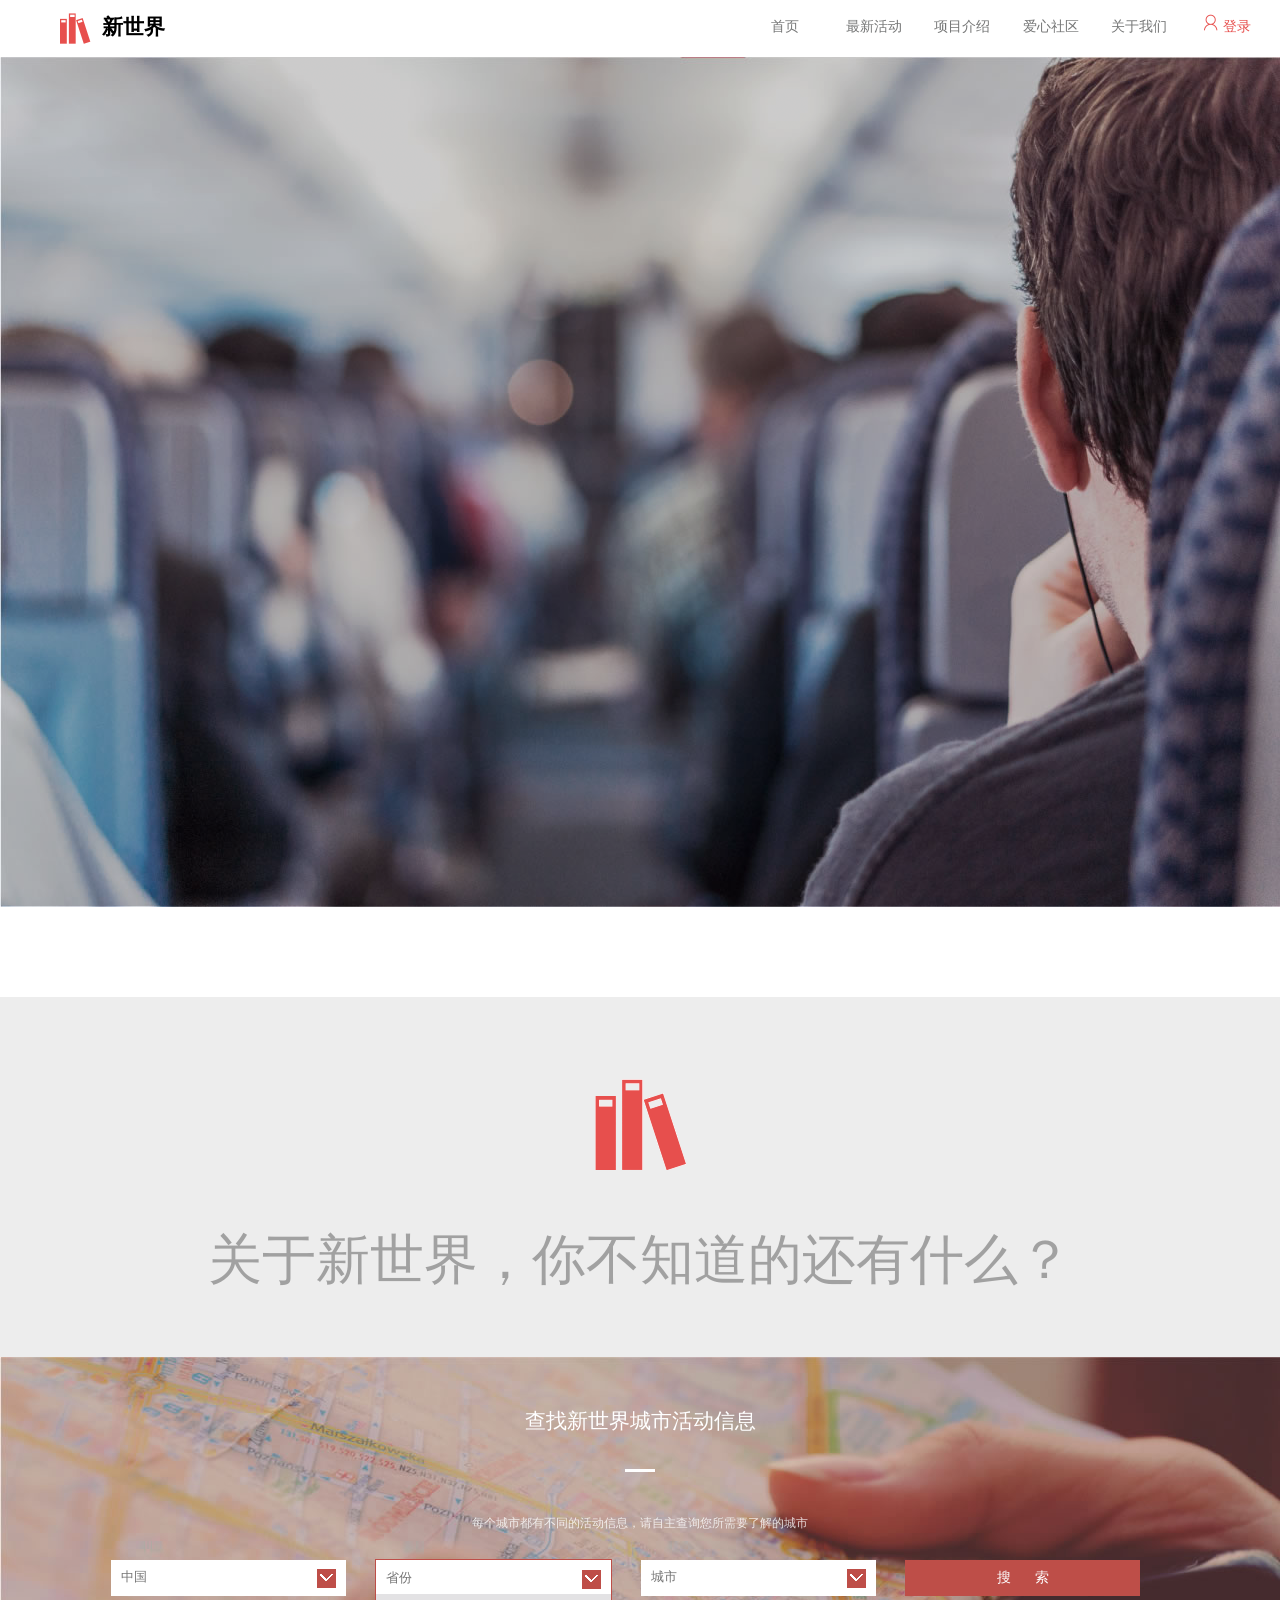
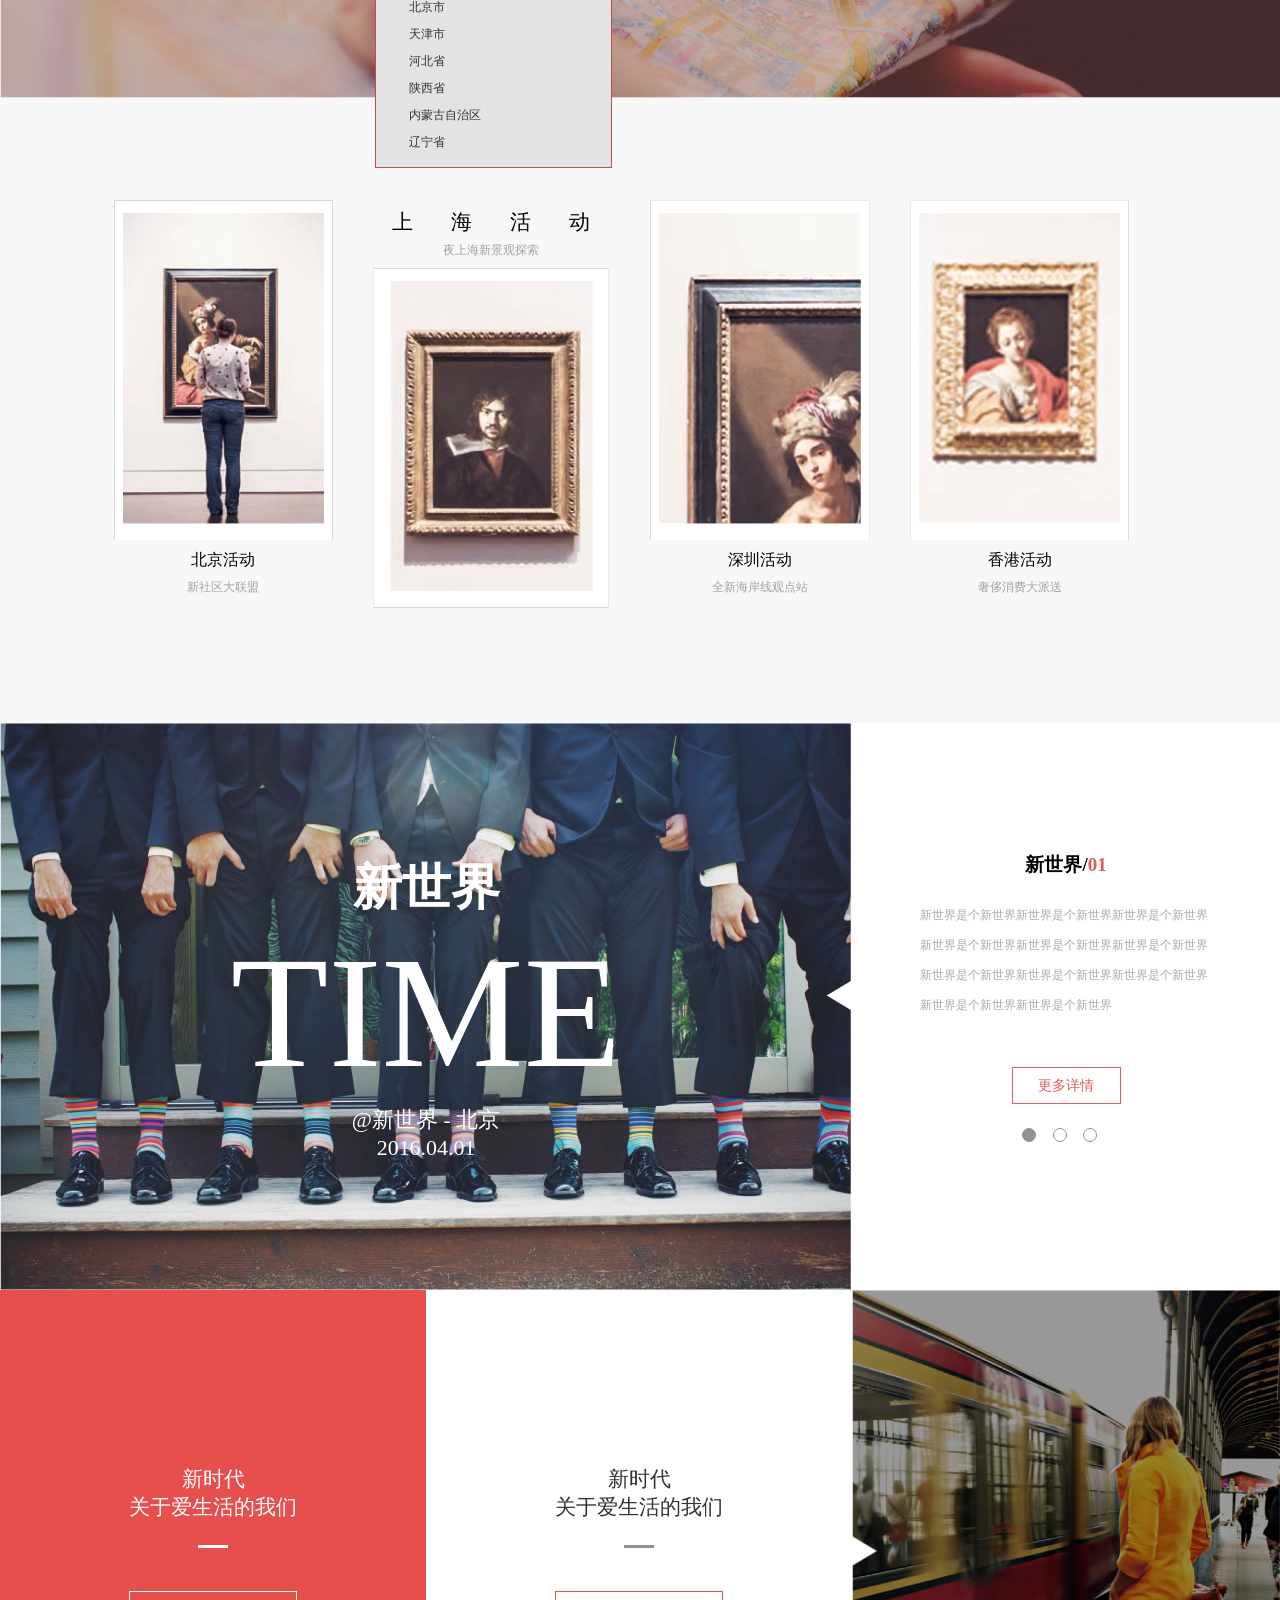
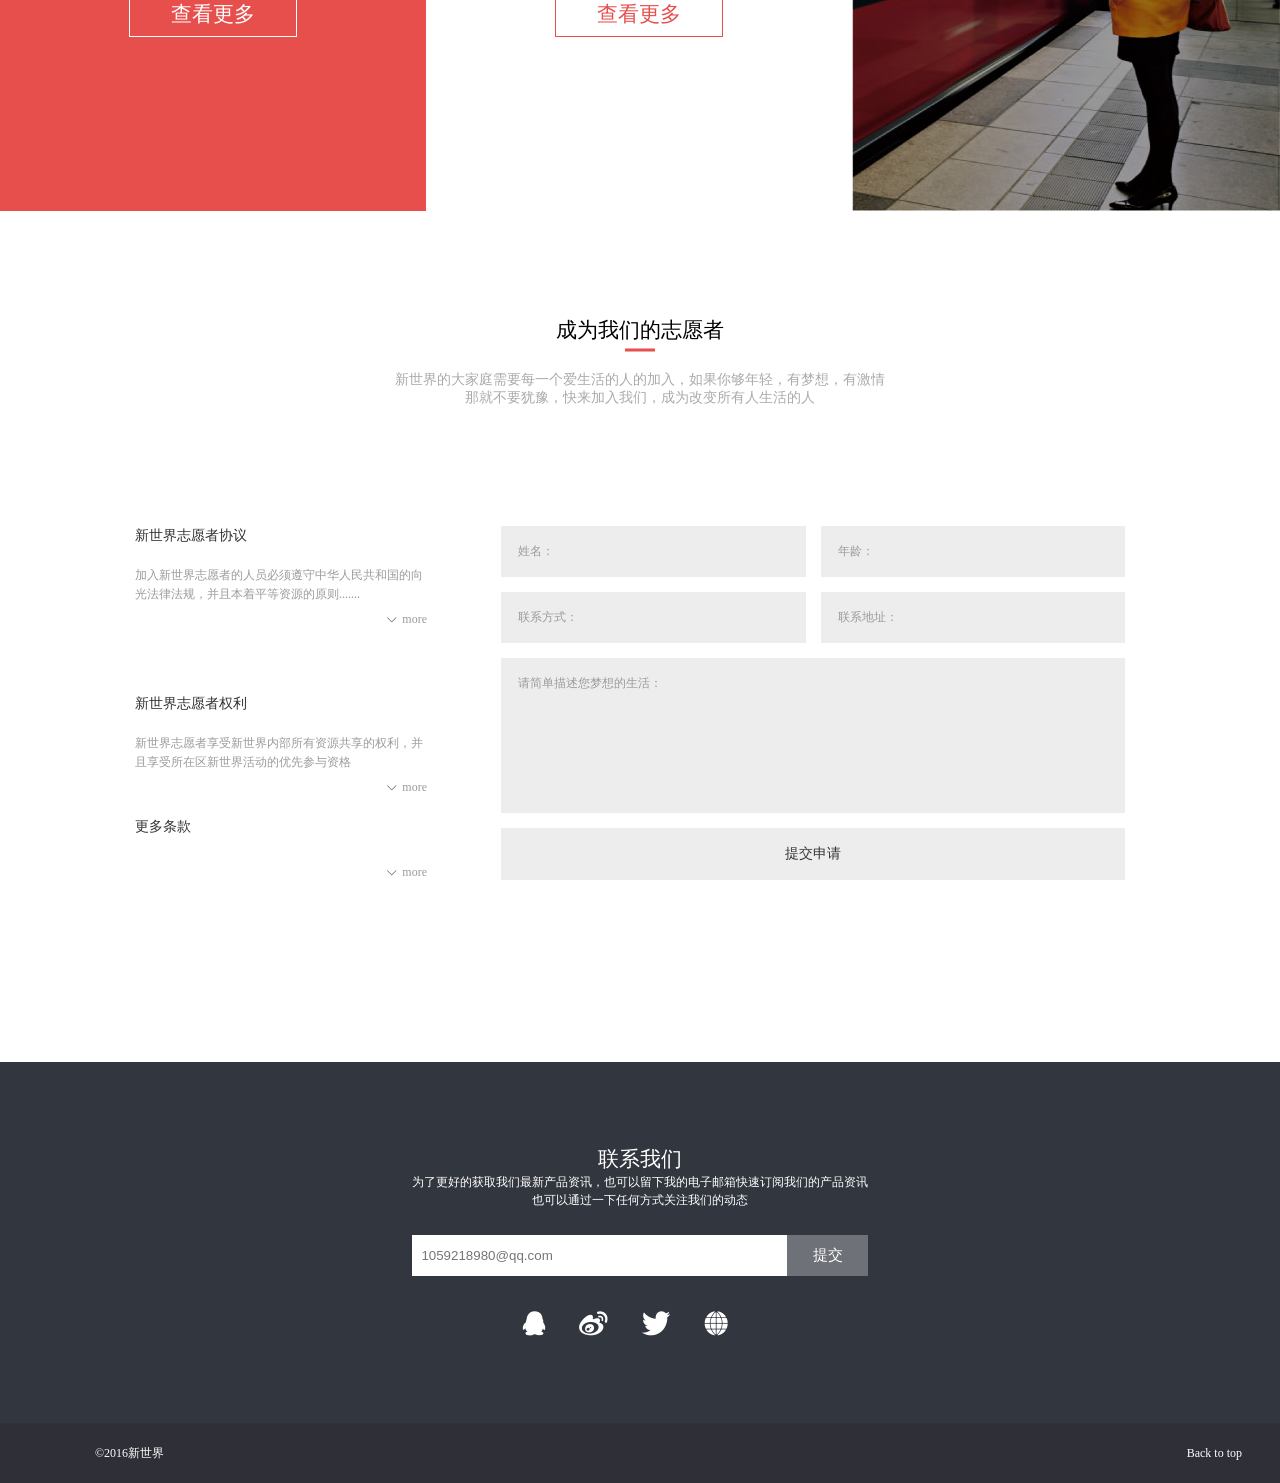
<file: seventh-task.html>
<!doctype html>
<html>
<head>
<meta charset="utf-8">
<title>seventh-task</title>
<link type="text/css" rel="stylesheet" href="css/seventh-task.css">
</head>

<body>
	<div class="wrap">
		<div class="banner">
			<div class="logo l">
				<a href="" name="backTop">
					<img class="l"src="img/seventh/logo.png" alt="logo">
					<h1 class="r">新世界</h1>
				</a>				
			</div>
			<div class="logoBar r">
				<ul>
					<li><a href="">首页</a></li>
					<li><a href="">最新活动</a></li>
					<li><a href="">项目介绍</a></li>
					<li><a href="">爱心社区</a></li>
					<li><a href="">关于我们</a></li>
					<li class="login"><img src="img/seventh/login.png" alt="picture"><a href="">登录</a></li>
				</ul>
			</div>
		</div>
		<div class="partOne">
			<div class="partOnePic">
				<div class="partOnePicM">
					<img class="partOnePicMImg" src="img/seventh/partOnePicM.png">
					<div class="partOneText">
						<p class="partOneText1">Time of new life</p>
						<p class="partOneText2">新时代，年轻的人们让我们一起</br>体验新生活，享受新生活</p>
						<button type="button"><a href="">开始体验</a></button>
					</div>
				</div>
				<div class="partOneLi">
					<ul>
						<li>
							<img src="img/seventh/partOne1.png" alt="picture">
							<div class="partOneLiBorder">
								<p>打造全新世界观，让你更</p>
								<p>爱你的生活</p>
							</div>
						</li>
						<li>
							<img src="img/seventh/partOne2.png" alt="picture">
							<div class="partOneLiBorder">
								<p>丰富多彩的公益活动，发</p>
								<p>挥新世界的主人公意识</p>
							</div>
						</li>
						<li>
							<img src="img/seventh/partOne3.png" alt="picture">
							<div class="partOneLiBorder">
								<p>时尚的新理念，超前体验</p>
								<p>未知生活</p>
							</div>
						</li>
						<li>
							<img src="img/seventh/partOne4.png" alt="picture">
							<div class="partOneLiBorderNo">
								<p>完善的培养机构，培养你</p>
								<p>全新的世界观</p>
							</div>
						</li>
					</ul>
				</div>
			</div>
		</div>
		<div class="partTwo">
			<div class="partTwoTop">
				<img src="img/seventh/partTwoLogo.gif" alt="logo">
				<p>关于新世界，你不知道的还有什么？</p>
			</div>	
			<div class="partTwoMid">
				<p>查找新世界城市活动信息</p>
				<div class="borderBottom1 wp"></div>
				<p>每个城市都有不同的活动信息，请自主查询您所需要了解的城市</p>
				<form>
					<table class="wp">
						<tr>
							<td>
								<input type="text" placeholder="中国" name="country">
								<button type="button">
									<a href="">
										<div class="partTwoMidBL">
											<img src="img/seventh/partTwoMidB.gif">
										</div>
									</a>
								</button>
							</td>	
							<td class="partTwoTopPro">
								<input type="text" placeholder="省份" name="province">
								<button type="button">
									<a href="">
										<div class="partTwoMidBL">
											<img src="img/seventh/partTwoMidB.gif">
										</div>
									</a>
								</button>
								<ul>
									<li>
										<div class="partTwoListImg"><img src="img/seventh/partTwoMidR.gif"></div>
										<a href=""><span>北京市</span></a>
									</li>
									<li>
										<div class="partTwoListImg"><img src="img/seventh/partTwoMidR.gif"></div>
										<a href=""><span>天津市</span></a>
									</li>
									<li>
										<div class="partTwoListImg"><img src="img/seventh/partTwoMidR.gif"></div>
										<a href=""><span>河北省</span></a>
									</li>
									<li>
										<div class="partTwoListImg"><img src="img/seventh/partTwoMidR.gif"></div>
										<a href=""><span>陕西省</span></a>
									</li>
									<li>
										<div class="partTwoListImg"><img src="img/seventh/partTwoMidR.gif"></div>
										<a href=""><span>内蒙古自治区</span></a>
									</li>
									<li>
										<div class="partTwoListImg"><img src="img/seventh/partTwoMidR.gif"></div>
										<a href=""><span>辽宁省</span></a>
									</li>
								</ul>
							</td>
							<td>
								<input type="text" placeholder="城市" name="city">
								<button type="button">
									<a href="">
										<div class="partTwoMidBL">
											<img src="img/seventh/partTwoMidB.gif">
										</div>
									</a>
								</button>
							</td>
							<td class="lastButton">
								<a href=""><button class="lastButton" type="button"><span>搜</span><span>索</span></button></a>
							</td>
						</tr>
					</table>
				</form>
			</div>
			<div class="partTwoBot">
				<ul>
					<li>
						<div class="partTwoBotImg picOne">
							<img src="img/seventh/partTwoMid1.jpg" alt="picture">
						</div>
						<p class="partTwoBotT">北京活动</p>
						<p>新社区大联盟</p>
					</li>
					<li>					
						<p class="partTwoBotT"><span>上</span><span>海</span><span>活</span><span>动</span></p>
						<p>夜上海新景观探索</p>
						<div class="partTwoBotImg picTwo">
							<img src="img/seventh/partTwoMid2.jpg" alt="picture">
						</div>
					</li>
					<li>
						<div class="partTwoBotImg picThree">
							<img src="img/seventh/partTwoMid3.jpg" alt="picture">
						</div>
						<p class="partTwoBotT">深圳活动</p>
						<p>全新海岸线观点站</p>
					</li>
					<li>
						<div class="partTwoBotImg picFour">
							<img src="img/seventh/partTwoMid4.jpg" alt="picture">
						</div>
						<p class="partTwoBotT">香港活动</p>
						<p>奢侈消费大派送</p>
					</li>
				</ul>
			</div>
		</div>
		<div class="partThree">
				<div class="partThreeTopLeft l">
				<div class="textOne">
					<h3>新世界</h3>
					<P>TIME</P>
					<address>@新世界 - 北京</address>
					<address>2016.04.01</address>
				</div>
				<div class="partThreeTopLeftIcon">
					<img src="img/seventh/angleLeft.png">
				</div>
			</div>
			<div class="partThreeTopRight r">
				<div class="partThreeTopRightC">
					<h3>新世界/<span>01</span></h3>
					<p>新世界是个新世界新世界是个新世界新世界是个新世界新世界是个新世界新世界是个新世界新世界是个新世界新世界是个新世界新世界是个新世界新世界是个新世界新世界是个新世界新世界是个新世界
					</p>
					<div class="moreNews"><a href="">更多详情</a></div>
					<ul>
						<li></li>
						<li></li>
						<li></li>
					</ul>
				</div>
			</div>
			<div class="partThreeBot l">
				<div class="partThreeBotL l">
					<div class="center">
						<p>新时代</p>
						<p>关于爱生活的我们</p>
						<div class="borderBottom1 wp"></div>
						<div class="moreNews1"><a href=""><p>查看更多</p></a></div>
					</div>
				</div>
				<div class="partThreeBotC l">
					<div class="center">
						<p>新时代</p>
						<p>关于爱生活的我们</p>
						<div class="borderBottom2 wp"></div>
						<div class="moreNews2"><a href=""><p>查看更多</p></a></div>
					</div>
				</div>
				<div class="partThreeBotR l">
					<div class="parThreeBotRChild">
						<img class="parThreeBotRCM" src="img/seventh/partThreeBotR.png" alt="picture">
						<div class="partThreeBotRIcon">
							<img src="img/seventh/angleRight.png">
						</div>
					</div>
				</div>
			</div>
		</div>
		<div class="partFour">
			<div class="partFourTop">
				<div class="partFourTopText">
					<article>成为我们的志愿者</article>
					<div class="borderBottom3"></div>
					<p>新世界的大家庭需要每一个爱生活的人的加入，如果你够年轻，有梦想，有激情</p>
					<p>那就不要犹豫，快来加入我们，成为改变所有人生活的人</p>
				</div>
			</div>
			<div class="partFourBot">
				<div class="partFourBotChild">
					<div class="partFourBotL l">
						<div class="partFourBotL1">
							<article>新世界志愿者协议</article>
							<p>加入新世界志愿者的人员必须遵守中华人民共和国的向光法律法规，并且本着平等资源的原则.......</p>
							<p class="partFourBotMore"><a href=""><img src="img/seventh/partFourBotMore.gif" alt="">more</a></p>
						</div>
						<div class="partFourBotL2">
							<article>新世界志愿者权利</article>
							<p>新世界志愿者享受新世界内部所有资源共享的权利，并且享受所在区新世界活动的优先参与资格</p>
							<p class="partFourBotMore"><a href=""><img src="img/seventh/partFourBotMore.gif" alt="">more</a></p>
						</div>
						<div class="partFourBotL3">
							<article>更多条款</article>
							<p class="partFourBotMore"><a href=""><img src="img/seventh/partFourBotMore.gif" alt="">more</a></p>
						</div>
					</div>
					<div class="partFourBotR">
						<form>
							<table cellspacing="15px" cellpadding="17px">
								<tr>
									<td>
										姓名：<input type="text" name="name">
									</td>
									<td>
										年龄：<input type="text" name="class">
									</td>
								</tr>
								<tr>
									<td>
										联系方式：<input type="text" name="name">
									</td>
									<td>
										联系地址：<input type="text" name="class">
									</td>
								</tr>
								<tr>
									<td class="partFourBotRTd3" colspan="2">
										<span>请简单描述您梦想的生活：</span><textarea></textarea>
									</td>
								</tr>
								<tr>
									<td class="partFourBotRTd4" colspan="2">
										<button type="submit" >提交申请</button>
									</td>
								</tr>							
							</table>
						</form>					
					</div>
				</div>
			</div>				
		</div>
		<div class="partFive">
			<div class="partFiveCen">
				<p>联系我们</p>
				<p>为了更好的获取我们最新产品资讯，也可以留下我的电子邮箱快速订阅我们的产品资讯</p>
				<p>也可以通过一下任何方式关注我们的动态</p>
				<form>
					<table cellspacing="0" cellpadding="0">
						<tr>
							<td class="partFiveCenT">
								<input type="text" name="email" placeholder="1059218980@qq.com">
							</td>
							<td>
								<button type="submit">提交</button>
							</td>
						</tr>	
					</table>					
				</form>
				<div class="partFiveicon">
					<ul>
						<li><a href=""><img src="img/seventh/QQIcon.png" alt="icon"></a></li>
						<li><a href=""><img src="img/seventh/LangIcon.png" alt="icon"></a></li>
						<li><a href=""><img src="img/seventh/TewwirIcon.png" alt="icon"></a></li>
						<li><a href=""><img src="img/seventh/InternetIcon.png" alt="icon"></a></li>
					</ul>
				</div>
			</div>
		</div>
		<div class="footer">
			<p class="footerLeft l">©2016新世界</p>
			<p class="footerRight r"><a href="#backTop" target="_self">Back to top</a></p>
		</div>
	
	
	
	
	
	
	
	
	
	
	
	
	
	
	
	
	</div>
































</body>
</html>
</file>
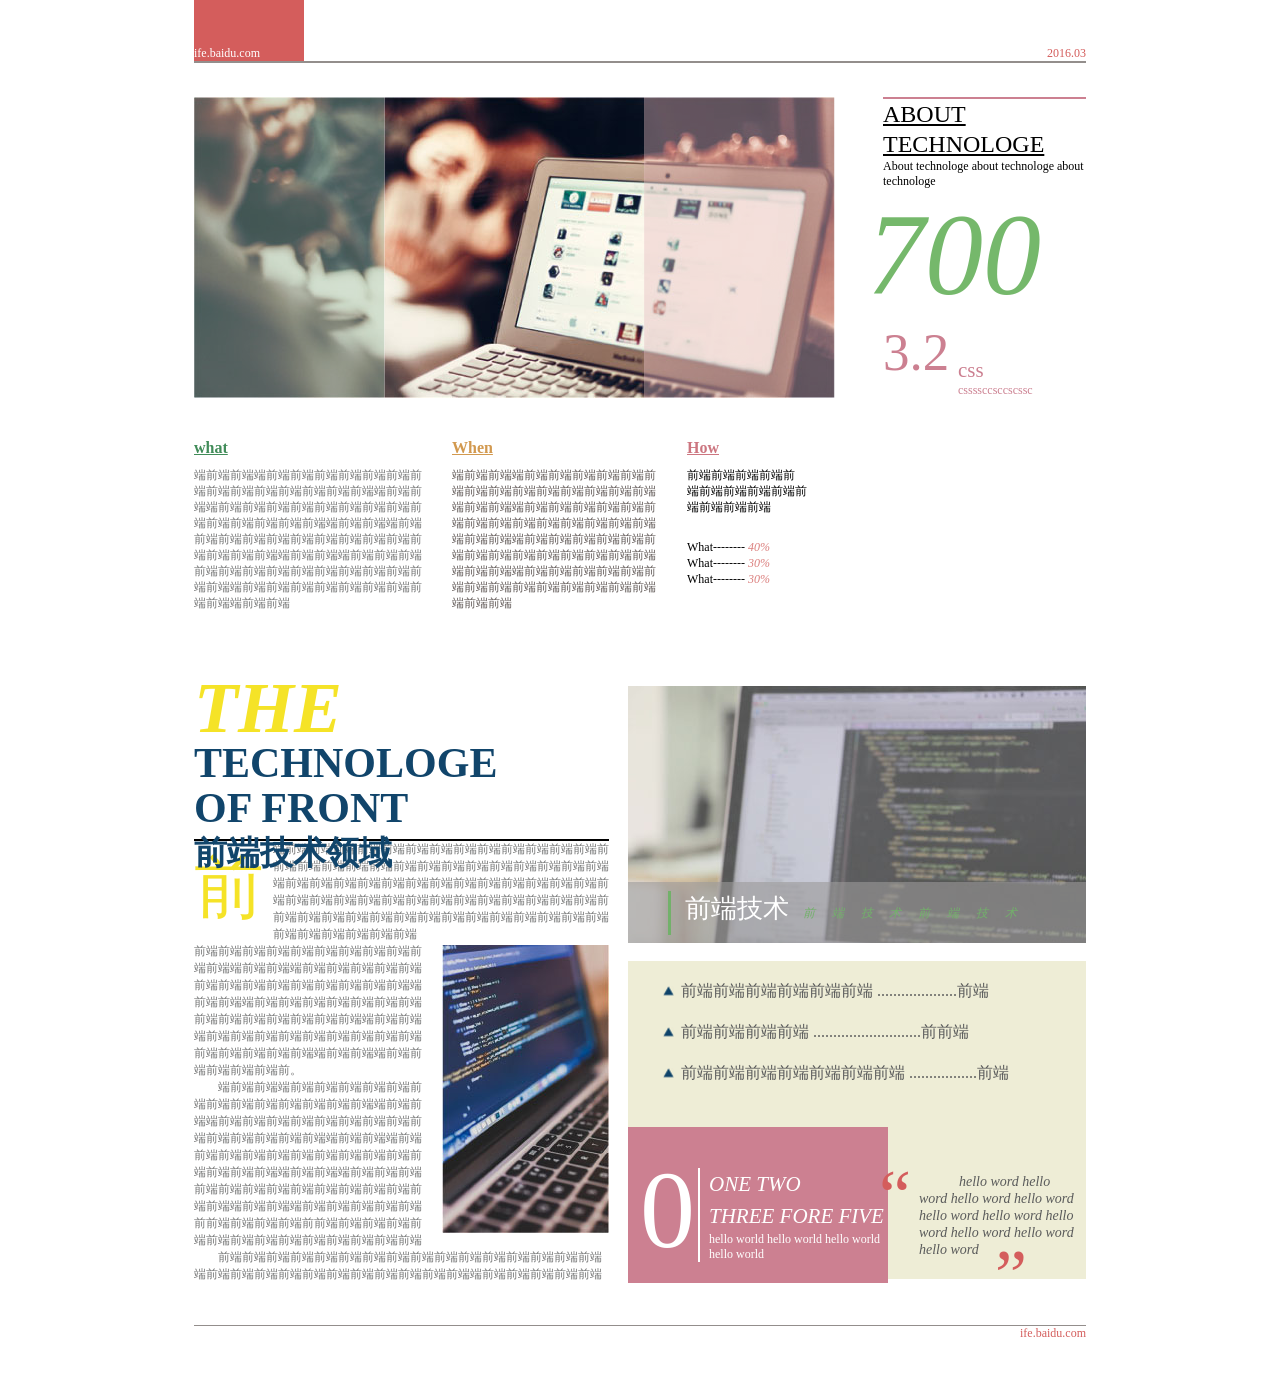
<file: sixth-task.html>
<!doctype html>
<html>
<head>
<meta charset="utf-8">
<title>sixth-task</title>
<link rel="stylesheet" type="text/css" href="css/sixth-task.css" />
</head>

<body>
	<div class="wp">
		<div class="banner">
			<div class="bannerLeft l"><span>ife.baidu.com</span></div>								
			<div class="bannerRight r"><span>2016.03</span></div>
		</div>
		<div class="partOne">
			<div class="partOnePicture l">
				<div class="partOnePictureLeft l">
					<img src="img/sixth/partOnePictureLeft.png" alt="picture" />
				</div>
				<div class="partOnePictureRight r">
					<img src="img/sixth/partOnePictureRight.png" alt="picture" />
				</div>
			</div>
			<div class="partOneAbute l">
				<p class="title">ABOUT</br>TECHNOLOGE</title></p>
				<P class="partOneAbute1">About technologe about technologe about technologe</P>
				<p class="partOneAbute2">700</p>
				<p class="partOneAbute3 l">
					3.2
				</p>
				<p class="partOneAbout4 l">
					<span class="partOneAbute5">css</span></br>
					<span class="partOneAbute6">cssssccsccscssc</span>
				</p>
			</div>
			<div class="partOneMain l">
				<div class="partOneMain1 l">
					<p class="title1">what</p>
					<p class="content1">端前端前端端前端前端前端前端前端前端前端前端前端前端前端前端前端前端端前端前端端前端前端前端前端前端前端前端前端前端前端前端前端前端前端端前端前端端前端前端前端前端前端前端前端前端前端前端前端前端前端前端端前端前端端前端前端前端前端前端前端前端前端前端前端前端前端前端前端端前端前端前端前端前端前端前端前端前端端前端前端
					</p>
				</div>
				<div class="partOneMain2 l">
					<p class="title2">When</p>
					<p class="content2">端前端前端端前端前端前端前端前端前端前端前端前端前端前端前端前端前端端前端前端端前端前端前端前端前端前端前端前端前端前端前端前端前端前端端前端前端端前端前端前端前端前端前端前端前端前端前端前端前端前端前端端前端前端端前端前端前端前端前端前端前端前端前端前端前端前端前端前端端前端前端
					</p>
				</div>
				<div class="partOneMain3 l">
					<p class="title3">How</p>
					<p class="content3">前端前端前端前端前</br>端前端前端前端前端前</br>端前端前端前端</p>
					<ul>
						<li>What-------- <span>40%</span></li>
						<li>What-------- <span>30%</span></li>
						<li>What-------- <span>30%</span></li>
					</ul>
				</div>
			</div>			
		</div>
		<div class="partTwo l">
			<div class="partTwoLeft l">
				<div class="partTwoTitle">
					<div class="title4"><span>THE</span> TECHNOLOGE</br>OF FRONT</div>
					<p class="title5">前端技术领域</p>
				</div>
				<div class="partTwoLeftMain l">
					<div class="firstText l">前</div>
					<p>端前端前端前端前端前端前端前端前端前端前端前端前端前端前前端前端前端前端前端前端前端前端前端前端前端前端前端前端端前端前端前端前端前端前端前端前端前端前端前端前端前端前端前端前端前端前端前端前端前端前端前端前端前端前端前端前前端前端前端前端前端前端前端前端前端前端前端前端前端前端</p>
					<img  src="img/sixth/partTwoLeftMain.jpg" alt="picture"> 
					<p>前端前端前端前端前端前端前端前端前端前端前端前端前端前端前端前端前端端前端前端端前端前端前端前端前端前端前端前端前端前端前端前端前端前端端前端前端端前端前端前端前端前端前端前端前端前端前端前端前端前端前端端前端前端端前端前端前端前端前端前端前端前端前端前端前端前端前端前端端前端前端端前端前端前端前端前端前。</p>	
					<p class="textIndent">端前端前端端前端前端前端前端前端前端前端前端前端前端前端前端前端端前端前端端前端前端前端前端前端前端前端前端前端前端前端前端前端前端端前端前端端前端前端前端前端前端前端前端前端前端前端前端前端前端前端端前端前端端前端前端前端前端前端前端前端前端前端前端前端前端前端前端端前端前端端前端前端前端前端前端前前端前端前端前端前前端前端前端前端前端前端前端前端前端前端前端前端前端前端</p>
					<p class="textIndent">前端前端前端前端前端前端前端前端前端前端前端前端前端前端前端前端端前端前端前端前端前端前端前端前端前端前端前端端前端前端前端前端前端</p>
 					 </div>
				</div>
			</div>
			<div class="partTwoRight r">
				<div class="partTwoRightPicture">
					<img src="img/sixth/partTwoRightPicture2.jpg" alt="picture">
					<p><span class="span1">前端技术</span><span class="span2">前端技术前端技术</span></p>
				</div>
				<div class="partTwoRightMain">
					<ul>
						<li>前端前端前端前端前端前端 ....................前端</li>
						<li>前端前端前端前端 ...........................前前端</li>
						<li>前端前端前端前端前端前端前端 .................前端</li>
					</ul>
					<div class="partTwoRightMainB">
						<div class="partTwoRightMainBP">
							<table cellpadding="0" cellspacing="0">
								<tr>
									<td class="text1" rowspan="2">0</td>
									<td class="text2">ONE TWO</br>THREE FORE FIVE</td>
								</tr>
								<tr>
									<td class="text3">hello world hello world hello world hello world</td>
								</tr>
							</table>
						</div>
						<div class="content4">
							<p class="textOne l">“</p>
							<p class="textTwo l">hello word hello word hello word hello word hello word hello word hello word hello word hello word hello word</p>
							<p class="textThree r">”</p>  
						</div>
					</div>
				</div>
			</div>
	    </div>
	</div>
		 <div class="footer wp">
			   <p class="footerText">ife.baidu.com</p>
		  </div>	
	

</html>
</file>
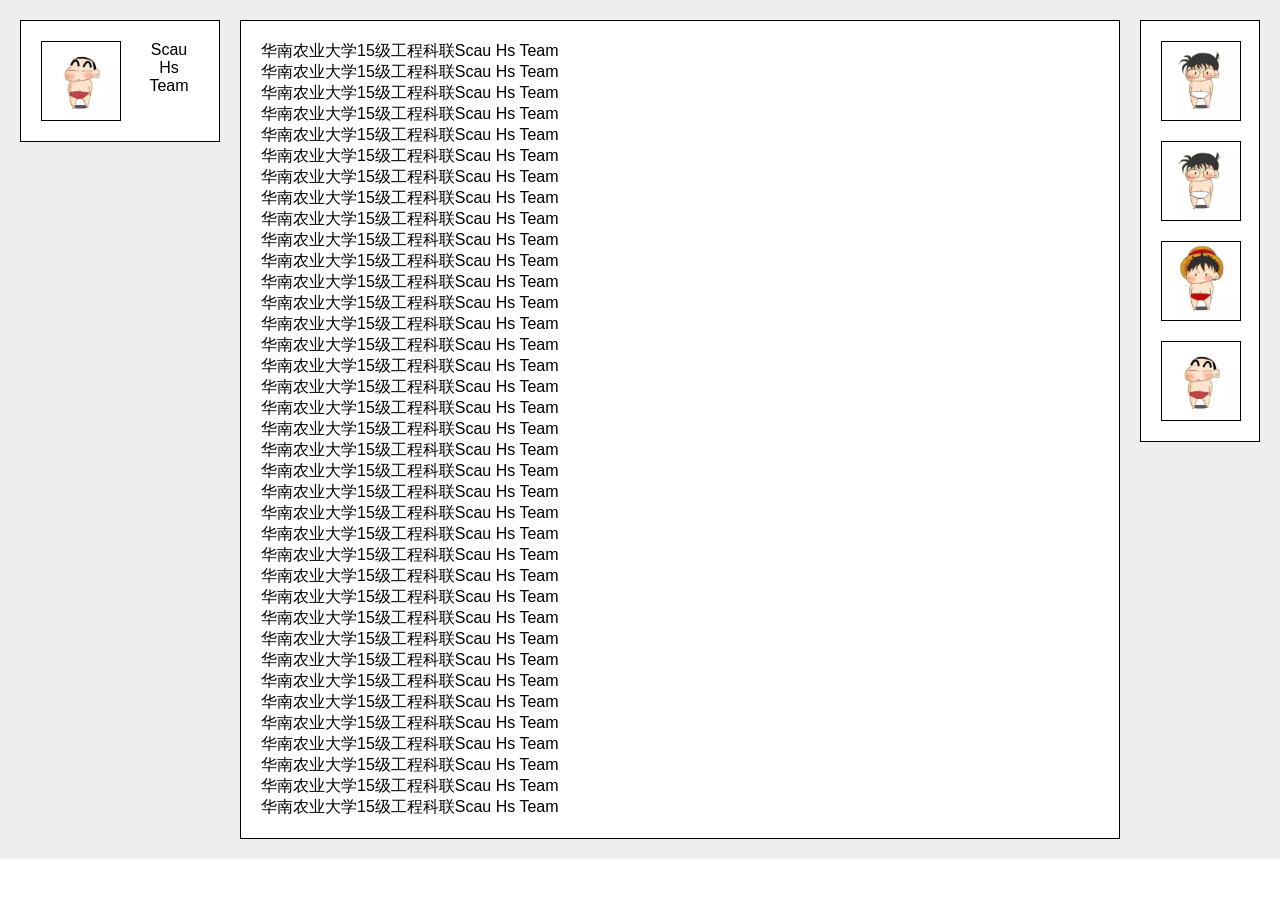
<file: third-task.html>
<!doctype html>
<html>
<head>
<meta charset="utf-8">
<title>third task</title>
<link rel="stylesheet" type="text/css" href="css/third-task.css">
</head>

<body>
	<div class="container">
		<div class="content">
			<div class="content2">
				<p>
					华南农业大学15级工程科联Scau Hs Team</br>华南农业大学15级工程科联Scau Hs Team</br>华南农业大学15级工程科联Scau Hs Team</br>华南农业大学15级工程科联Scau Hs Team</br>华南农业大学15级工程科联Scau Hs Team</br>华南农业大学15级工程科联Scau Hs Team</br>华南农业大学15级工程科联Scau Hs Team</br>华南农业大学15级工程科联Scau Hs Team</br>华南农业大学15级工程科联Scau Hs Team</br>华南农业大学15级工程科联Scau Hs Team</br>华南农业大学15级工程科联Scau Hs Team</br>华南农业大学15级工程科联Scau Hs Team</br>华南农业大学15级工程科联Scau Hs Team</br>华南农业大学15级工程科联Scau Hs Team</br>华南农业大学15级工程科联Scau Hs Team</br>华南农业大学15级工程科联Scau Hs Team</br>华南农业大学15级工程科联Scau Hs Team</br>华南农业大学15级工程科联Scau Hs Team</br>华南农业大学15级工程科联Scau Hs Team</br>华南农业大学15级工程科联Scau Hs Team</br>华南农业大学15级工程科联Scau Hs Team</br>华南农业大学15级工程科联Scau Hs Team</br>华南农业大学15级工程科联Scau Hs Team</br>华南农业大学15级工程科联Scau Hs Team</br>华南农业大学15级工程科联Scau Hs Team</br>华南农业大学15级工程科联Scau Hs Team</br>华南农业大学15级工程科联Scau Hs Team</br>华南农业大学15级工程科联Scau Hs Team</br>华南农业大学15级工程科联Scau Hs Team</br>华南农业大学15级工程科联Scau Hs Team</br>华南农业大学15级工程科联Scau Hs Team</br>华南农业大学15级工程科联Scau Hs Team</br>华南农业大学15级工程科联Scau Hs Team</br>华南农业大学15级工程科联Scau Hs Team</br>华南农业大学15级工程科联Scau Hs Team</br>华南农业大学15级工程科联Scau Hs Team</br>华南农业大学15级工程科联Scau Hs Team</br>
				</p>
			</div>	
		</div>
		<div class="left">
			<div class="left2">
				<img src="img/IMG_0536.JPG" alt="picture">
				<p>Scau Hs Team<p>
			</div>
		</div>
		<div class="right">
			<div class="right2">			
				<ul>
					<li><img src="img/IMG_0538.JPG" alt="picture"></li>
					<li><img src="img/IMG_0538.JPG" alt="picture"></li>
					<li><img src="img/IMG_0542.JPG" alt="picture"></li>
					<li><img src="img/IMG_0536.JPG" alt="picutre"></li>
				</ul>
			</div>
		</div>	
	</div>
</body>
</html>
</file>
<file: css/index.css>
body {
  background-position: 50% 50%;
  background-repeat: repeat;
  background-attachment: fixed;
  overflow-x: hidden;
  -webkit-font-smoothing: antialiased;
  -moz-osx-font-smoothing: grayscale;
  margin: 0;
  padding: 0;
  border: 0;
  font-size: 100%;
  outline: none;
  font-family: 'Microsoft Yahei';
  font-size: 17px;
  line-height: 25px;
  font-style: normal;
  color: #3b3e4f;
}

.container {
  background-color: #E8ECEF;
  width: 100%;
  min-height: 100%;
  background-repeat: no-repeat;
  background-position: 50% 0;
  margin-top: 0;
}

header {
  background-color: #ffffff;
  position: relative;
  border-top: 0 none;
}

section {
  width: 100%;
  /*height: 100%;*/
  margin: 0 auto;
  background-color: #ffffff;
}

.header-top-container {
  top: 0;
  height: 90px;
  position: fixed;
  z-index: 10;
}

.header-top {
  width: 1200px;
  height: 100%;
  margin: 0 auto;
}


.header-top h1 {
  float: left;
  padding: 20px 0 0 20px;
  max-width: 50%;
  line-height: 0;
}

.header-bottom {
  background-image: url(../img/hd-bg.jpg);
  text-align: center;
  background-color: #4fa4c8;
  background-position: 50% 50%;
  background-repeat: no-repeat;
  background-size: cover;
  -moz-background-size: cover;
  -o-background-size: cover;
  -webkit-background-size: cover;
  padding: 23px 0 26px 0;
  margin-top: 90px;
}

.header-bottom-title {
  font-size: 36px;
}

.header-bottom-title h1 {
  margin: 0;
  text-transform: none;
  font-size: 100%;
  line-height: 1.2;
  color: #ffffff;
  font-family: 'Microsoft Yahei';
}

.nav {
  float: right;
}

ul {
  list-style: none;
  padding: 0;
  margin: 0;  
}

ul li {
  display: inline-block;
  padding: 20px 0 0;
  position: relative;
  vertical-align: top;
}

.nav ul li a {
  font-family: 'Microsoft Yahei';
  font-size: 16px;
  line-height: 52px;
  font-style: normal;
  color: #3b3e4f;
  display: block;
  padding: 0 15px;
  text-transform: uppercase;
  white-space: nowrap;  
  text-decoration: none;
}

.divider {
  border-color: #d6dde3;
  border-bottom: 3px double transparent;
  margin: 0 0 15px;
  clear: both;  
}

h2 {
  text-align: center;
  margin-bottom: 1.111112em;
  font-family: 'Microsoft Yahei';
  font-size: 36px;
  line-height: 46px;
  font-style: normal;
  color: #48afdb;
}

.team-list {
  display: block;
  margin-left: 0;
  margin-right: 0;
  text-align: center;
}

.team-list li {
  border: 1px solid transparent;
  border-color: #d6dde3;
  text-align: center;
  margin: 0 0 28px 0;
  margin-right: 20px;
}

.team-el {
  text-align: center;
  width: 200px;
  height: 280px;
}

.team-el li {
  display: block;
  border: 1px solid transparent;
  margin: 0;
  position: relative;
  vertical-align: top;
}

.team-el-image img {
  width: 128px;
  height: 128px;
  border-radius: 64px;
  -moz-border-radius: 64px;
  -webkit-border-radius: 64px;
  vertical-align: top;
  max-width: 100%;  
}

.team-el-name {
  font-size: 24px;
  line-height: 31px;
  font-style: normal;
  margin: 0 0 5px 0;  
}

.team-el-email a {
  font-size: 15px;
  color: #48afdb;
  text-decoration: none;
  vertical-align: middle;
}

.box-shadow {
  box-shadow: 0 0 11px 0 rgba(0,0,0,0.2);
  -moz-box-shadow: 0 0 11px 0 rgba(0,0,0,0.2);
  -webkit-box-shadow: 0 0 11px 0 rgba(0,0,0,0.2);
}
</file>
<file: css/fifth-task.css>
@charset "utf-8";
/* CSS Document */
body,div,p,ul,li,dl,dt,dd,table,form,h1,h2,h3,h4,h5,h6,p{margin:0;padding:0;}
body{font-size:14px; font-family:"Times New Roman", Times, serif;background:#dedede; min-width:640px;}
.cl{ clear:both;}
.wrap{margin:0 auto;}

.navBar{width:100%; height:55px; background:#000;}
.navBar .wp{margin:0 20px;}
.navBar h1{float:left; line-height:55px;}
.navBar li{display:inline-block; float:right; padding:0 20px;}
.navBar li a{ line-height:55px; text-decoration:none; color:#fff;}
.navBar li .forthAchor{color:#999;}
.navBar li a:hover{color:#f60;}


/*.content{width:100%; overflow:hidden;background:#dedede; position:relative;}*/
content{width:100%;}



.leftContent{margin-right:390px; float:left;}


.firstArticle{background:#fff; padding:20px; margin:20px; }
.firstArticle h2{ font-size: 30px;line-height: 200%;}
.firstArticle h3{line-height:300%;}
.firstArticle address{font-style:normal; line-height:300%; color:#999;}
.secondArticle{background:#fff; padding:20px; margin:0 20px 20px;}
.secondArticle h2{ font-size: 30px;line-height: 200%;}
.secondArticle h3{line-height:300%;}
.secondArticle address{font-style:normal; line-height:300%; color:#999;}

.pictureArea{background:#fff; padding:20px; margin:0 20px 20px;}
.pictureArea dt{font-size:30px;}
.pictureArea dd{border:1px solid #000; display:inline-block; padding:20px; margin:20px 20px 0 0;}
.pictureArea dd p{text-align:center; margin-bottom:10px;}


.endArticle{background:#fff; padding:20px; margin:0 20px 20px;}
.endArticle h2{ font-size: 30px;line-height: 200%;}
.endArticle h3{line-height:300%;}
.endArticle address{font-style:normal; line-height:300%; color:#999;}
.endArticle table{width:100%;}
.endArticle table th{background:#000; color:#fff; text-align:left;}
.endArticle table .endTr{ background:#999; font-size:16px; font-weight:700;}






/*（这是运用定位）.rightContent{width:330px; background:#fff; padding:20px; position:absolute;top:20px; right:20px;}*/
/*这是不用定位*/
.rightContent{width:330px; background:#fff; padding:20px; margin-left:-390px; float:left; margin-top:20px;}
.rightContent .tableRight{text-align:right; width:40%;}
.rightContent table span{color:#cccccc;}
.rightContent h4{line-height:40px; height:40px; border-left:4px solid #cccccc; padding-left:10px;}
.rightContent tr{height:24px;}
.rightContent textarea{font-size:16px; font-weight:600;}
.rightContent table button{width:100%;height:40px; background-color:#3355d0; border:0;border-radius:10px; color:#fff; font-size:16px; font-weight:600;cursor:pointer;}


.footer{width:100%; background:#000; height:55px; color:#fff; line-height:55px; text-align:center;}
</file>
<file: css/forth-task.css>
@charset "utf-8";
/* CSS Document */
body,div{padding:0; margin:0;}

.content{width:400px; height:200px; background:#ccc; position:absolute; top:50%; left:50%; margin-left:-200px; margin-top:-100px;}

.sideOne{width:50px; height:50px; background:#fc0; border-bottom-right-radius:50px;}
.sideTwo{width:50px; height:50px; background:#fc0; border-top-left-radius:50px; position:absolute; bottom:0px; right:0px;}
</file>
<file: css/ninth-task.css>
div,header,h1,h2,h3,h4,h5,h6,ul,li,table,form,tr,td,dd,button,input,textarea,p,span,img,select,option,section,body{padding:0; margin:0;}
input{outline:none;}
li{list-style:none;}
body{font-size:0.75rem; font-family:"微软雅黑";}

.hp{display:flex; flex-direction:column;}
.wp{display:flex;}
/*头部*/
.header{display:flex; height:57px; background:#2189BF; justify-content: space-between; align-items:center;}
.logoB{height:2.25rem; background:#fff; width:2.25rem; position:relative; margin-left:50px;}
.logoS{height:0.938rem; width:0.938rem; background:#fff; border-top:0.188rem solid #2189BF; border-left:0.188rem solid #2189BF; position:absolute; bottom:0; right:0;}


.headerRight{margin-right:90px; display:flex; }
.searchBox{width:313px; height:28px; background:#fff; border-radius:14px; display:flex; align-items:center; overflow:hidden;}
.searchBox img{ height:1.063rem; width:1.063rem; margin:0 18px;}
.searchBox input{height:28px; width:80%; border:none;}
.login{margin-left:20px; display:flex; align-items:center;}
.login img{width:0.938rem; height:1rem;}
.login a{ text-decoration:none; color:#fff; font-family:"Adobe 黑体 Std"; width:28px; height:19px; line-height:19px; text-indent:3px;}

/*内容*/
.container{ display:flex;}

/*左侧栏*/
.sideBar{flex:1; background:#2A2E3D; font-family:"黑体";}
.sideBarCon,.fileList{margin-left:17.30769230769231%;}
.sideBarCon{height:150px; justify-content:center; margin-top:17px; font-size:1rem;}
.userLogoB{ height:3.563rem; width:3.563rem;  border-radius:50%; position:relative;border:0.125rem solid #B9BABD;}
.userLogoS{ height:2.937rem; width:2.937rem;   border-radius:50%; position:absolute; top:50%; left:50%; transform:translate(-50%,-50%);background:#B9BABD;}
.userLogo{align-items:center; text-indent:1rem; color:#fff; }
.peopleNum{color:#6D8095; height:73px; display:flex; align-items:center;}
.collectionNum{padding-right:60px; text-indent:1rem;}
.peopleNum p:last-child{font-size:0.75rem; font-family:"宋体"}
.fileList li a{text-decoration:none; color:#6D8095; height:38px; line-height:38px; text-indent:11px;}
.fileList li a:hover{color:#fff;}
.fileList ul li ul li{margin-left:33px;}




/*主体内容*/
.containerChild{width:79.6875%; background:#EEEEED; font-family:"黑体"; color:#AAAAA9;}
.containerBar{height:31px; width:100%; background:#fff; line-height:31px; font-size:0.768rem; text-indent:2rem;}
.containerBar span{color:#6898C1;}

.mainContainer{display:flex; justify-content:center; margin-top:20px;}

.searchBar{display:flex; background:#fff; box-shadow:0 0 1px 0; padding:12.5px 0; align-items:center; flex-wrap:wrap;}
.searchBar span{margin-right:15px;}
.searchBar3 span{margin:0 15px;}
.searchBar .changeIcon{background:url(../img/ninth-task/changeIcon.png) no-repeat; width:27px; height:38px; color:#fff; display:flex; align-items:center; justify-content:flex-end;}
.changeIcon span{ padding-right:2px; margin:0;}
.searchBar2Bot,.searchBar3Bot{padding-top:5px;}
.searchBar1{position:relative; bottom:12px;}
.searchBar1,.searchBar2,.searchBar button{margin-left:28px;}
.searchBar3{margin-left:13px;}
.searchBar select{-webkit-appearance:none; background:url(../img/ninth-task/icon11.png) no-repeat right center; padding-right:5px;outline:none; height:26px; width:121px; background-origin:content-box; text-indent:7px;}
.searchBar1 select{width:71px;}
.searchBar3 select{width:71px;}
.searchBar3Bot select:last-child{width:125px;}

.searchBar input{ text-indent:7px;width:121px; height:26px; }
.searchBar button{width:51px; height:26px; background:#388AC1; color:#fff; text-align:center; outline:none; border:none; cursor:pointer; margin-right:112px;}

.hisSearch ul{display:flex; justify-content:space-between; width:100%;margin-top:10px;flex-wrap:wrap;}
.hisSearch ul li{height:65px; box-sizing:border-box; width:111px; background:#fff;box-shadow:0 0 1px 0; display:flex; justify-content:center; align-items:center; flex-direction:column; cursor:pointer;}
.hisSearch ul li:nth-child(1),.hisSearch ul li:nth-child(8){width:31px;}
.hisSearch ul li:nth-child(2):hover,.hisSearch ul li:nth-child(2):hover,.hisSearch ul li:nth-child(2):hover,.hisSearch ul li:nth-child(3):hover,.hisSearch ul li:nth-child(4):hover,.hisSearch ul li:nth-child(5):hover,.hisSearch ul li:nth-child(6):hover,.hisSearch ul li:nth-child(7):hover{border-top:4px solid #228ABF;}
.hisSearch ul li:nth-child(9){width:131px; flex-direction:row;text-indent:10px; color:#535353;font-family:"微软雅黑"; cursor:pointer;}
.hisSearch ul li p:first-child{font-family:"微软雅黑"; color:#323232;}
.hisSearch ul li p:last-child{font-size:1rem;font-family:"微软雅黑";}
.hisSearch ul li p:last-child span{color:#EB6400; font-size:1.313rem;}


.monScore h4{ color:#323232; font-family:"微软雅黑"; height:19px; margin-top:20px; font-weight:normal;}
.monScore ul{display:flex; justify-content:space-between; flex-wrap:wrap;}
.monScore ul li{ background:#fff; width:201px; height:71px; box-sizing:border-box; display:flex; align-items:center; justify-content:space-around;box-shadow:0 0 1px 0;}
.monScore ul li:nth-child(1){border-left:4px solid #43B29D ;}
.monScore ul li:nth-child(2){border-left:4px solid #388AC1 ;}
.monScore ul li:nth-child(3){border-left:4px solid #CF4A36 ;}
.monScore ul li:nth-child(4){border-left:4px solid #E2CD46 ;}
.monScore1Col{height:47px; width:61px; background:#43B29D;}
.monScore1Co2{height:47px; width:61px; background:#388AC1 ;}
.monScore1Co3{height:47px; width:61px; background:#CF4A36;}
.monScore1Co4{height:47px; width:61px; background:#E2CD46;}
.monScore ul li p:first-child{ color:#323232; font-weight:600; margin-bottom:7px;}

.item{display:flex; flex-wrap:wrap; margin-top:15px; justify-content:space-between;}
.firstItem{width:542.5px; height:357px; background:#fff; border-radius:8px;box-shadow:0 0 1.5px 0; overflow:hidden;}
.secondItem{width:362.5px; height:357px; background:#fff; border-radius:8px; box-shadow:0 0 1.5px 0; overflow:hidden;}
.item h4{ height:41px; background:#F4F5F6; line-height:41px; color:#AAAAA9; font-weight:normal; text-indent:20px;}
.firstItemCon{height:491px; height:279px; align-items:center; display:flex; flex-direction:column; padding:14px 0 24px; position:relative;}
.firstItemCon ul{ position:absolute; left:26px;}
.firstItemCon ul li{display:inline-block; background:#EDEDF0; height:27px; width:85px; border-radius:8px 8px 0 0/8px 8px; cursor:pointer; text-align:center; line-height:27px; color:#535353; font-family:"微软雅黑";}
.firstItemCon ul li:hover,.firstItemCon ul li:first-child{background:#fff;box-shadow:-1.5px 0 0 #ECECEF,0 -1.5px 0 #ECECEF, 0 0 0 #fff,1.5px 0 0 #ECECEF; }
.firstItemConT{width:491px; height:252px; display:flex; align-items:center; justify-content:center; box-shadow:0 0 2px 0; border-radius:0 8px 8px 8px/0 8px 8px 8px; margin-top:27px;}
.firstItemConT table{ height:186px; width:403px; border-collapse:collapse;}
.firstItemConT table td{border:1px solid #ECECEF; font-family:"宋体"; color:#535353; text-indent:20px;}


.secondItemCon{display:flex; flex-direction:column; align-items:center; font-family:"微软雅黑";}
.secondItemCon input{width:80px; height:19px; font-size:0.75rem; border:none; color:#535353;}
.secondItemConT{width:281px;}
.secondItem2{display:flex; height:45px; text-indent:16px;}
.secondItem2 input{text-indent:16px;}
.secondItem1{margin-top:14px; color:#C2C2C1; padding-left:16px;}
.secondItemCon p{height:19px; line-height:19px;}
.secondItem2L{width:78px; border:1px solid #ECECEF; border-left:none; overflow:hidden;}
.secondItem2R{border:1px solid #ECECEF; border-left:none; border-right:none; flex:1;}
.secondItem3{ padding:0;}
.secondItem3 p{padding-left:16px;}
.secondItem3 textarea{height:146px; width:100%; text-indent:16px; resize:none; outline:none; border:none; border-bottom:1px solid #ECECEF; color:#535353;}
.secondItem4{display:flex; align-items:center; justify-content:space-between;}
.secondItem4L{display:flex; align-items:center;}
.secondItem4 input{ width:inherit;}
.secondItem4L span{text-indent:10px;}
.secondItem4R button{width:51px; height:26px; background:#388AC1; color:#fff; font-family:"黑体"; border:none; outline:none; font-size:0.75rem; cursor:pointer;}


.calAndCar{display:flex; flex-wrap:wrap; margin-top:10px; justify-content:space-between; margin-bottom:35px;}
.calendar{ width:362.5px;height:357px;background:#fff; border-radius:8px;box-shadow:0 0 1.5px 0; overflow:hidden;}
.carBrand{width:542.5px; height:357px;background:#fff; border-radius:8px;box-shadow:0 0 1.5px 0; overflow:hidden;}
.calAndCar h4{ height:41px; background:#F4F5F6; line-height:41px; color:#AAAAA9; font-weight:normal; text-indent:20px;}
.calendarCon{display:flex; justify-content:center;}
.calendarConT{width:311px;}
.calendarConT ul{ display:flex; justify-content:space-between;}
.calendarConT ul:nth-child(2){border-bottom:1px solid #C2C2C1; border-top:1px solid #C2C2C1; display:flex; justify-content:space-around; color:#535353; line-height:30px; }
.calendarConT ul:nth-child(1) select{background:url(../img/ninth-task/icon11.png) no-repeat right center; padding-right:4px;outline:none; height:23px; width:81px; background-origin:content-box; color:#535353; border:1px solid #C2C2C1;}
.calendarConT ul:nth-child(1){line-height:42px;}
.calendarConT ul li button{height:23px; width:60px; text-align:center; background:#fff; outline:none; border:1px solid #C2C2C1; font-size:0.75rem; color:#535353; font-family:"黑体"; cursor:pointer;}
.calendarConT table tr{display:flex; justify-content:space-around; width:311px; margin:2px 0;}
.calendarConT table tr td{text-align:center; width:43px; height:42px; color:#323232; font-size:0.71rem; display:flex; justify-content:center; flex-direction:column; box-sizing:border-box;}
.calendarConT table tr:first-child td:nth-child(5) p:last-child{color:#C9151D;}
.calendarConT table tr:first-child td:nth-child(6) p:first-child{color:#C9151D;}
.calendarConT table tr:first-child td:nth-child(7) p:first-child{color:#C9151D;}
.calendarConT table tr:nth-child(2) td:nth-child(2) p:last-child{color:#C9151D;}
.calendarConT table tr:nth-child(2) td:nth-child(6) p:first-child{color:#C9151D;}
.calendarConT table tr:nth-child(2) td:nth-child(7) p:first-child{color:#C9151D;}
.calendarConT table tr:nth-child(3) td:nth-child(6) p:first-child{color:#C9151D;}
.calendarConT table tr:nth-child(4) td:nth-child(6) p:first-child{color:#C9151D;}
.calendarConT table tr:nth-child(5) td:nth-child(6) p:first-child{color:#C9151D;}
.calendarConT table tr:nth-child(3) td:nth-child(7) p:first-child{color:#C9151D;}
.calendarConT table tr:nth-child(4) td:nth-child(7) p:first-child{color:#C9151D;}
.calendarConT table tr:nth-child(2) td:nth-child(6){border:1px solid #F7D564;}
.calendarConT table tr:nth-child(3) td:nth-child(2){border:1px solid #F7D564;}
.calendarConT table tr:nth-child(4) td:nth-child(2){border:1px solid #F7D564;}


.carBrandConT{display:flex; justify-content:center; align-items:center; height:316px;}
.carBrandConT table{border-collapse:collapse; width:451px; height:276px;}
.carBrandConT tr td,.carBrandConT tr th{border:1px solid #ECECEF; box-sizing:border-box; text-align:center; height:25px;}
.carBrandConT tr td:first-child{width:67px;}
.carBrandConT tr td:nth-child(2){width:91px;}
.carBrandConT tr td:nth-child(3) p{display:inline-block;}
.carBrandConT tr td:nth-child(3) img{padding-left:18px;}
.carBrandConT tr th:nth-child(3){text-align:left; padding-left:25px;}
</file>
<file: css/second-task.css>
@charset "utf-8";
/* CSS Document */
/*通用样式*/
body,div,ul,li,ol,h2,h3,h4,address,img,dl,dt,dd,form,p,table,tr,td{margin:0; padding:0;}
.wp{margin:0 auto;}
.l{float:left;}
.r{float:right;}

body{background:#282828; font-family: "微软雅黑","宋体"; font-size:14px;}
.center{width:1284px;background:#dedede;}
/*导航栏*/
.navBar{height:50px; background:#333333;}
.navBar img{margin-left:42px; margin-top:14.5px;}
.navBar li{ list-style:none;}
.navBar li a{text-decoration:none; color:#fff; font:12px/50px Verdana, Geneva, sans-serif; padding-right:20px;}
.navBar li a:hover,span:hover{color:#f60;}
.fourthNav{color:#a2a2a2;}

/*第一篇文章*/
.firstArticle{ padding:40px 20px; margin-bottom:20px;background:#fff;margin:20px;}
.firstArticle h3{line-height:300%;}
.firstArticle address{ color:#333; font-style:normal; font-size:12px; line-height:200%;}
.firstArticle p{line-height:200%; text-indent:28px;}

/*另一篇文章*/
.secondArticle{padding:40px 20px; margin-bottom:20px;background:#fff;margin:20px;}
.secondArticle h3{line-height:300%;}
.secondArticle address{ color:#333; font-style:normal; font-size:12px; line-height:200%;}
.secondArticle p{line-height:200%; text-indent:28px;}
.secondArticle li{list-style:none; text-indent:24px;}

/*图片区域*/
.pictureArea{padding:40px 20px; margin-bottom:20px;background:#fff;margin:20px;}
.pictureArea dt{font-size:20px; font-weight:600;}
.pictureArea dd{border:1px solid #cecece; width:120px; height:124px; margin:15px 40px 0; }
.pictureArea dd img{padding:0 10px 10px 10px; width:100px; height:82px;}
.pictureArea dd p{ text-align:center; height:34px; line-height:34px;}

/*最后一篇文章*/
.endArticle{padding:40px 20px; margin-bottom:20px;background:#fff;margin:20px;}
.endArticle h3{line-height:300%;}
.endArticle address{ color:#333; font-style:normal; font-size:12px; line-height:200%;}
.endArticle ol{margin:24px 40px; font-size:15px; font-weight:600;}
.endArticle p{font-weight:600;}
.endArticle table{width:100%; text-align:left; line-height:26px; }
.endArticle th{background:#000; color:#fff;}
.bottomCol{background:#cccccc; font-weight:600;}

/*侧边栏*/
.sideBar{padding:40px 20px; margin-bottom:20px;background:#fff;margin:20px;}
.sideBar table{width:100%;}
.tableRight{text-align:right; width:30%;}
.sideBar table span{color:#cccccc;}
.sideBar h4{line-height:40px; height:40px; border-left:4px solid #cccccc; padding-left:10px;}
.sideBar tr{height:24px;}
.sideBar textarea{font-size:16px; font-weight:600;}
.sideBar table button{width:100%;height:40px; background-color:#3355d0; border:0;border-radius:10px; color:#fff; font-size:16px; font-weight:600;}

/*底部*/
.footer p{height:70px; line-height:70px; text-align:center; background:#000; color:#fff;}
</file>
<file: css/seventh-task.css>
@charset "utf-8";
/* CSS Document */
body,div,p,li,ul,tr,tt,table,form,buttom,img,h4,h3,h1,h2,h5,h6,button,input,a,img{margin:0;padding:0;}
body,div,p,li,ul,tr,tt,table,form,buttom,img,h4,h3,h1,h2,h5,h6,img,button,tr,td,button{border:none;}
body{ min-width:600px;font-size:14px; font-family:"微软雅黑"; display:flex;}

.wp{margin:0 auto;}
.l{float:left;}
.r{float:right;}

.wrap{margin:0 auto;font-size:14px; font-family:"微软雅黑"; position:relative;}

.banner{ height:57px; position:absolute; top:0; width:100%;}
.banner .logo{ margin-top:13px;width:105px; margin-left:60px;}
.banner .logo a{ text-decoration:none; outline:none;}
.banner .logo h1{font-size:21px; color:#000;}

.banner li{list-style:none; display:inline-block; line-height:54px; width:65px; margin-right:20px; text-align:center;}
.banner .login a{color:#e74f4d;}
.banner li img{padding-right:5px;}
.banner li a{text-decoration:none; display:inline; color:#767777;;}
.banner li:hover{border-bottom:3px solid #e74f4d;}
.banner li:last-child{border:none;}
.banner li a:hover{color:#e74f4d;}

.partOne{padding-top:57px;}

.partOnePic{height:875px; position:relative; width:100%;}
.partOnePicM{background:url(../img/seventh/partOnePic.jpg) no-repeat; height:850px; width:100%;}
.partOnePicM .partOnePicMImg{opacity:0.2; transition:height 1.3s;height:850px; width:100%;}
.partOnePic:hover .partOnePicMImg{height:0;}
.partOnePic:hover .partOneText{width:458px; height:262px;}
.partOneText{position:absolute; top:227px; left:127px; color:#fff; width:0px; transition:width 1.5s; overflow:hidden; height:0px;transition:height 1.5s;}
.partOneText1{font-size:60px;}
.partOneText2{font-size:21px;}
.partOneText button{font-size:30px; color:inherit; margin-top:65px;width:330px; height:64px; line-height:64px; background:#e74f4d;}
.partOneText button a{text-decoration:none; color:#fff;}
.partOneText button a:hover{color:;}


.partOneLi{overflow:hidden; width:100%; height:0px;position:absolute; bottom:0; background:#fff; transition:height 1.5s; }
.partOne:hover .partOneLi{ height:171px;}
.partOneLi ul{display:block;  padding-top:46px;width:100%;}
.partOneLi li{list-style:none; display:inline-block; text-align:center; font-family:"黑体"; color:#767777;}
.partOneLiBorderNo{padding:0 80px;}
.partOneLiBorder{border-right:2px solid #767777; padding:0 80px;}
.partOneLi img{margin-bottom:47px;}

.partTwoTop{height:360px; background:#ededed; margin-top:65px; text-align:center;}
.partTwoTop img{margin-top:82px;}
.partTwoTop p{font-size:53.59px; font-family:"黑体"; color:#a1a1a1; margin-top:49px;}

.partTwoMid{background:url(../img/seventh/partTwoMap.jpg) no-repeat; height:341px; text-align:center;}
.partTwoMid td{height:36px; width:235px;background:#fff; margin-right:29px; display:inline-block; padding:0;}
.partTwoMid .lastButton{background:#be4e48;height:36px; width:235px; outline:none; cursor:pointer;color:#fff;  font-size:14px;}
.partTwoMid .lastButton:hover{ background:#f60;}
.partTwoMid .lastButton span{padding:0 12px; display:inline-block;}
.partTwoMid input{height:34px; width:192px; outline:none; border:none;}
.partTwoMidBL{height:19px; width:19px; background:#be4e48;}
.partTwoMid .partTwoMidBL:hover  li{ background:#f60;}
.partTwoMid p{color:#fff; padding-bottom:25px; opacity:0.8; font-size:12px;}
.partTwoMid p:first-child{font-size:21px; color:#fff; padding-top:50px; padding-bottom:10px;opacity:1;}
.borderBottom1{height:19px;width:30px; border-top:3px solid #fff;}
.partTwoMid table ul{background:#e3e2e4; list-style:none; text-align:left; font-size:12px; border:1px solid #be4e48; border-top:none; width: 100%; position: relative;right: 1px;}
.partTwoMid table li img{padding:0 9px;}
.partTwoTopPro{ border:1px solid #be4e48; border-bottom:none;}
.partTwoMid table li{ height:27px; line-height:27px;}
.partTwoMid table li:hover,.partTwoMid table li:hover a{background:#be4e48; color:#fff;}
.partTwoMid table li:hover img{display:inline-block;}
.partTwoListImg{display:inline-block; width:30px;}
.partTwoMid table li img{display:none;}
.partTwoMid table li:last-child{margin-bottom:11px;}
.partTwoMid table li a{color:#323333; text-decoration:none;}

.partTwoBot{background:#f8f8f8;}
.partTwoBot ul{text-align:center; padding:102px 0  115px 0;}
.partTwoBot li{display:inline-block; margin-right:37px;color:#a1a1a1; font-size:12px;}
.partTwoBot p{height:26px;}
.partTwoBot li .partTwoBotT{font-size:16px;color:#000; height:39px; line-height:39px;}
.partTwoBot li .partTwoBotT span{font-size:21px; padding:0 19px;}

.partTwoBotImg{padding:12px 8px;border:1px solid #ebebeb;background:#fff;}
.partTwoBot .picOne{border:1px solid #dadada; border-bottom:none;}
.partTwoBot .picTwo{border-top:1px solid #dadada;border-bottom:1px solid #dadada;}
.partTwoBot .picThree{border-left:1px solid #dadada;border-bottom:none;}
.partTwoBot .picFour{border-bottom:none; border-right:1px solid #dadada;}



.partThree{position:relative; overflow:hidden;}
.partThreeTopLeft{background:url(../img/seventh/partThreeTopRight.jpg) no-repeat; height:567px; width:66.56626%;position: relative; text-align:right; margin-right:}
.textOne{text-align:center;  position: absolute;top: 50%;left: 50%;transform: translate(-50%, -50%);color:#fff; display:inline-block;}
.textOne h3{font-size:49.47px;}
.textOne p{font-size:159.79px;}
.textOne address{font-style:normal;font-size:21.91px;}
.partThreeTopLeftIcon{ line-height:567px; height:567px;}

.partThreeTopRight{width:33.43374%; position:relative; height:567px;}
.partThreeTopRight:after{content:""; display:block; clear:both;}

.partThreeTopRightC{position: absolute;top: 50%;transform: translate(0, -50%); text-align:center;}
.partThreeTopRightC:after{content:""; display:inline-block; clear:both;}
.partThreeTopRightC p{text-align:left; font-size:12px; color:#AAAAA9; font-family:"宋体"; line-height:30px; margin:22px 68px 47px 68px;}
.partThreeTopRightC h3{font-size:19px;font-family:"黑体";}
.partThreeTopRightC h3 span{color:#E25C5F;}
.partThreeTopRightC .moreNews{width:107px; height:35px; text-align:center; line-height:35px; display:inline-block; border:1px solid #E25C5F; margin-bottom:24px;}
.partThreeTopRightC .moreNews a{text-decoration:none;color:#E25C5F;}
.partThreeTopRight li{list-style:none; display:inline-block; height:12px; width:12px; border:1.5px solid #919292; border-radius:50% 50%; cursor:pointer; margin-right:13px;}
.partThreeTopRight li:first-child{background:#919292;}
.partThreeTopRight li:hover{background:#919292;}

.partThreeBot{height:521px; width:100%;}
.partThreeBotL{width:33.28313%; background:#E74F4D;height:521px; position:relative; color:#FEFEFE;}
.partThreeBotL a{text-decoration:none; color:#FEFEFE;}
.partThreeBotC{width:33.28313%; background:#fff;height:521px;position:relative; color:#323232; }
.partThreeBotC a{text-decoration:none; color:#E74F4D;}
.partThreeBotR{width:33.43374%; background:url(../img/seventh/partThreeBotR.jpg) no-repeat; overflow:hidden;}
.partThreeBot .center{ position:absolute; top:50%; left:50%; transform:translate(-50%,-50%); font-size:21px; text-align:center;}
.moreNews1{border:1px solid #FEFEFE; line-height:44px;}
.moreNews2{border:1px solid #E74F4D;line-height:44px;}
.borderBottom1{height:19px;width:30px; border-top:3px solid #FEFEFE; margin-bottom:24px; margin-top:24px;}
.borderBottom2{height:19px;width:30px; border-top:3px solid #919292;margin-bottom:24px; margin-top:24px;}

.parThreeBotRCM{height:521px; opacity:0.4; transition:width 1.0s; width:100%;}
.partThreeBotR:hover .parThreeBotRCM{height:521px; width:0;}
.parThreeBotRChild{position:relative;}
.partThreeBotRIcon{ position:absolute; top:50%; transform:translate(0,-50%); left:-1px;}


.partFour{}
.partFourTop{ position:relative; width:100%; height:300px;}
.partFourTopText{position:absolute; top:50%; left:50%; transform:translate(-50%,-50%); text-align:center;}
.partFourTopText article{font-size:21px; font-family:"黑体";}
.partFourTopText p{color:#AAAAA9; line-height:18px;}
.borderBottom3{height:3px;width:30px; border-top:3px solid #E74F4D;margin-bottom:12px; margin-top:5px; display:inline-block;}

.partFourBot{ width:100%;}
.partFourBotChild{padding:0 140px 167px 135px;}
.partFourBotL{width:29.054726%; padding-right:59px;padding-top:15px;}
.partFourBotR{}
.partFourBotR table{border:none;}
.partFourBotR table td{ background:#EDEDEE; color:#9d9b9a; font-size:12px; font-family:"宋体"; width:30.9453%;}
.partFourBotR table td input{background:#EDEDEE;outline:none; border:none;}
.partFourBotRTd3{height:121px; vertical-align:top;}
.partFourBotRTd3 textarea{width:70%; height:100%; border:none;background:#EDEDEE; outline:none;resize:none;}
.partFourBotRTd3 span{display:inline-block; vertical-align:top;}
.partFourBotRTd4{text-align:center;}
.partFourBotRTd4 button{ cursor:pointer; color:#323333; font-size:14px;background:#EDEDEE; font-family:"黑体"; outline:none;}
.partFourBotL article{color:#323232; font-size:14px; font-family:"黑体"; line-height:20px; padding-bottom:20px;}
.partFourBotL p{color:#9d9b9a; font-size:12px; font-family:"宋体"; line-height:19px;}
.partFourBotMore{ text-align:right; padding-top:5px;}
.partFourBotMore a{text-decoration:none;color:#9d9b9a; font-size:12px; font-family:"宋体"; line-height:20px;}
.partFourBotMore img{padding-right:5px;}
.partFourBotL2{padding-top:65px;}
.partFourBotL3{padding-top:20px;}


.partFive{height:361px; width:100%; background:#32363e; position:relative;}
.partFiveCen{position:absolute; top:50%; left:50%; transform:translate(-50%,-50%); text-align:center;}
.partFiveCen p{font-family:"宋体"; font-size:12px; color:#fff; line-height:18px;}
.partFiveCen p:first-child{ font-size:21px; font-family:"黑体"; line-height:27px;}
.partFiveCen form{margin:26px 0 35px 0; }
.partFiveCen .partFiveCenT{width:85%;height:41px; background:#fff;}
.partFiveCen .partFiveCenT input{width:95%;height:41px; border:none;outline:none;}
.partFiveCen button{ height:41px; width:81px; display:inline-block; border:none; background:#6f7178; color:#FEFEFE; font-size:15px; outline:none; cursor:pointer;}
.partFiveCen li{list-style:none; display:inline-block; padding-right:30px;}

.footer{height:60px; background:#2f2f38; line-height:60px;}
.footerLeft{ padding-left:95px; color:#FEFEFE; font-family:"宋体"; font-size:12px;}
.footerRight{padding-right:38px;}
.footerRight a{ color:#FEFEFE; font-family:"宋体"; font-size:12px; text-decoration:none;}
</file>
<file: css/sixth-task.css>
@charset "utf-8";
/* CSS Document */
body,div,p,ul,li,span,tr,td{margin:0; padding:0;}
body{width:980px; height:1386px; font-size:12px; font-family:"微软雅黑"; margin:0 auto;}
img{border:0;}
.wp{margin:0 44px;overflow: hidden;}
.l{float:left;}
.r{float:right;}



.banner{width:892px; height:61px; border-bottom:2px solid #938e8c;}
.bannerLeft{background:url(../img/sixth/bannerLeft.png) no-repeat;width:110px; height:61px; }
.bannerLeft span{vertical-align:bottom; color:#fff; font-family:"黑体"; display:table-cell;height:61px;}
.bannerRight span{font-family:"黑体"; color:#d45d5c;display:table-cell;height:61px;vertical-align:bottom;}


.partOne{margin:34px 0 75px; overflow:hidden;}

.partOnePicture{background:url(../img/sixth/partOnePicture.jpg) no-repeat; width:641px; height:301px; margin-right:251px; margin-bottom:31px;}
.partOnePictureLeft{opacity:0.4; filter:alpha(opacity=40);}
.partOnePictureRight{opacity:0.4; filter:alpha(opacity=40);}

.partOneAbute{width:203px; height:299px; margin-left:-203px; background:#fff; border-top:2px solid #cc8091; position:relative;}
.partOneAbute .title{font-size:24px; text-decoration:underline; line-height:30px;}
.partOneAbute1{ font-family:"楷体";}
.partOneAbute2{font-size:116px; color:#75b86b; font-style:oblique;position:relative; left:-16px;}
.partOneAbute3{font-size:53px; color:#cc8091;}
.partOneAbout4{position:absolute; bottom:0; left:75px;color:#cc8091;}
.partOneAbute5{font-size:21px; }


.partOneMain{background:#fff; width:641px;}
.partOneMain1{width:229px; height:168px;}
.partOneMain1 .title1{font-size:16px; color:#418c59; font-weight:bold; text-decoration:underline; line-height:38px;}
.partOneMain1 .content1{ color:#767777; font-family:"宋体"; line-height:16px;}


.partOneMain2{width:206px; margin:0 29px;}
.title2{font-size:16px; color:#d2994f; font-weight:bold; text-decoration:underline;line-height:38px;}
.partOneMain2 .content2{color:#231815; line-height:16px; opacity:0.7; filter:alpha(opacity=70);}


.partOneMain3{width:148px; height:168px;}
.partOneMain3 .title3{font-size:16px; color:#cc7680; font-weight:bold; text-decoration:underline; line-height:38px;}
.partOneMain3 .content3{line-height:16px;}
.partOneMain3 ul{margin-top:24px;}
.partOneMain3 li{list-style:none;}
.partOneMain3 li span{color:#cd4a48; font-style:oblique; line-height:16px; opacity:0.7; filter:alpha(opacity=70);}


.partTwoLeft{width:415px; background:#fff; margin-right:19px; }
.partTwoTitle{height:153px;font-family:"黑体"; font-weight:bold; line-height:45px;border-bottom:2px solid #000;}
.partTwoTitle .title4{font-size:42px; color:#11456b;}
.partTwoTitle .title4 span{font-size:72px; color:#f5e327;  font-style:oblique;}
.partTwoTitle .title5{font-size:33px; color:#11456b;}

.partTwoLeftMain .firstText{font-size:70px; color:#f5e327; padding-right:9px;}
.partTwoLeftMain p{color:#767777; font-family:"宋体"; line-height:17px;}
.partTwoLeftMain .textIndent{ text-indent:24px;}
.partTwoLeftMain img{float:right; padding:19px 0 11px 19px;}


.partTwoRight{width:458px;}
.partTwoRightPicture{width:458px; height:275px; background:url(../img/sixth/partTwoRightPicture.jpg) no-repeat; position:relative;}
.partTwoRightPicture img{width:458px; height:61px;position:absolute; bottom:18px; left:0;opacity:0.6; filter:alpha(opacity=60);}
.partTwoRightPicture p{ height:44px;position:absolute; bottom:26px; margin-left:40px; border-left:3px solid #72b16a;}
.partTwoRightPicture .span1{font-size:26px; color:#fff; padding:0 14px;}
.partTwoRightPicture .span2{ color:#72b16a; font-style:oblique; letter-spacing:1.4em;}

.partTwoRightMain{background:url(../img/sixth/partTwoRightMain.png) no-repeat; width:459px; height:318px;}
.partTwoRightMain li{list-style-image: url(../img/sixth/partTwoRightMainli.png);margin-left: 53px;font-size: 16px; padding-top: 20px;color: #5a5b5b; font-family: "宋体";text-align: left;}

.partTwoRightMainB{margin-top: 43px;width:459px;position: relative;}
.partTwoRightMainBP{background:#cc8091;width:260px;height: 160px;}
.partTwoRightMainBP table .text1{font-size: 110px; color: #fff;     padding: 0 3px 0 12px; }
.partTwoRightMainBP table .text2{padding-left:9px;border-left:2px solid #fff;font-size: 21px; font-family: "黑体";color: #fff; font-style: oblique; line-height: 32px;margin-top: 41px;display: inline-block;}
.partTwoRightMainBP table .text3{padding-left:9px;border-left:2px solid #fff;color: #fff; font-family: "黑体";line-height: 15px;display: inline-block;margin-bottom: 32px;}
.partTwoRightMainB .content4{width: 158px;position: absolute;bottom:-54px;right: 10px;}
.partTwoRightMainB .textTwo{font-size: 14px;color: #5a5b5b;font-family: "黑体";font-style: oblique;line-height: 17px; text-indent:40px;}
.partTwoRightMainB .textOne{color: #d45d5c; font-family: "黑体"; font-style:normal; font-size:72px;position: relative; bottom: -65px;left: -40px;}
.partTwoRightMainB .textThree{color: #d45d5c; font-family: "黑体"; font-style:normal; font-size:72px;position: relative; top: -24px;left: -50px;}



.footer{height: 60px; margin-top: 42px;border-top: 1px solid #938e8c;}
.footer p{float: right;color: #d45d5c; font-family: "黑体";}
</file>
<file: css/third-task.css>
@charset "utf-8";
/* CSS Document */
/*重置*/
body,div,ul,li,img,p{margin:0; padding:0; border:0;}
body{font-size:16px; font-family:Verdana, Geneva, sans-serif;}
/*container*/
.container{background:#eee; padding:20px; padding-left:240px; padding-right:160px;background:#eee; overflow:hidden; min-width:600px;}

/*content*/
.content{width:100%; float:left;background:#eee;}
.content2{ background:#fff;border:1px solid #000; }
.content2 p{padding:20px;}

/*left*/
.left{width:240px; background:#eee;float:left; margin-left:-100%; position:relative; right:240px;}
.left2{border:1px solid #000; margin-right:20px; margin-left:20px;padding:20px;background:#fff; overflow:hidden;}
.left img{width:78px;  height:78px; display:block;border:1px solid #000; float:left;}
.left p{ width:60px; text-align:center; float:right;}

/*right*/
.right{width:160px; background:#eee;float:left;  margin-right:-162px;}
.right2{border:1px solid #000;background:#fff; padding:20px; margin-left:20px; margin-right:20px;}
.right ul{ height:380px; width:80px; overflow:hidden;}
.right li{list-style:none; border-bottom:20px solid #fff;width:80px;height:80px;}
.right img{ display:block;width:78px;height:78px;border:1px solid #000;}

/*让父级的最高子元素为父级的高度*/
.content,.left,.right{padding-bottom:2000px; margin-bottom:-2000px;}
</file>
